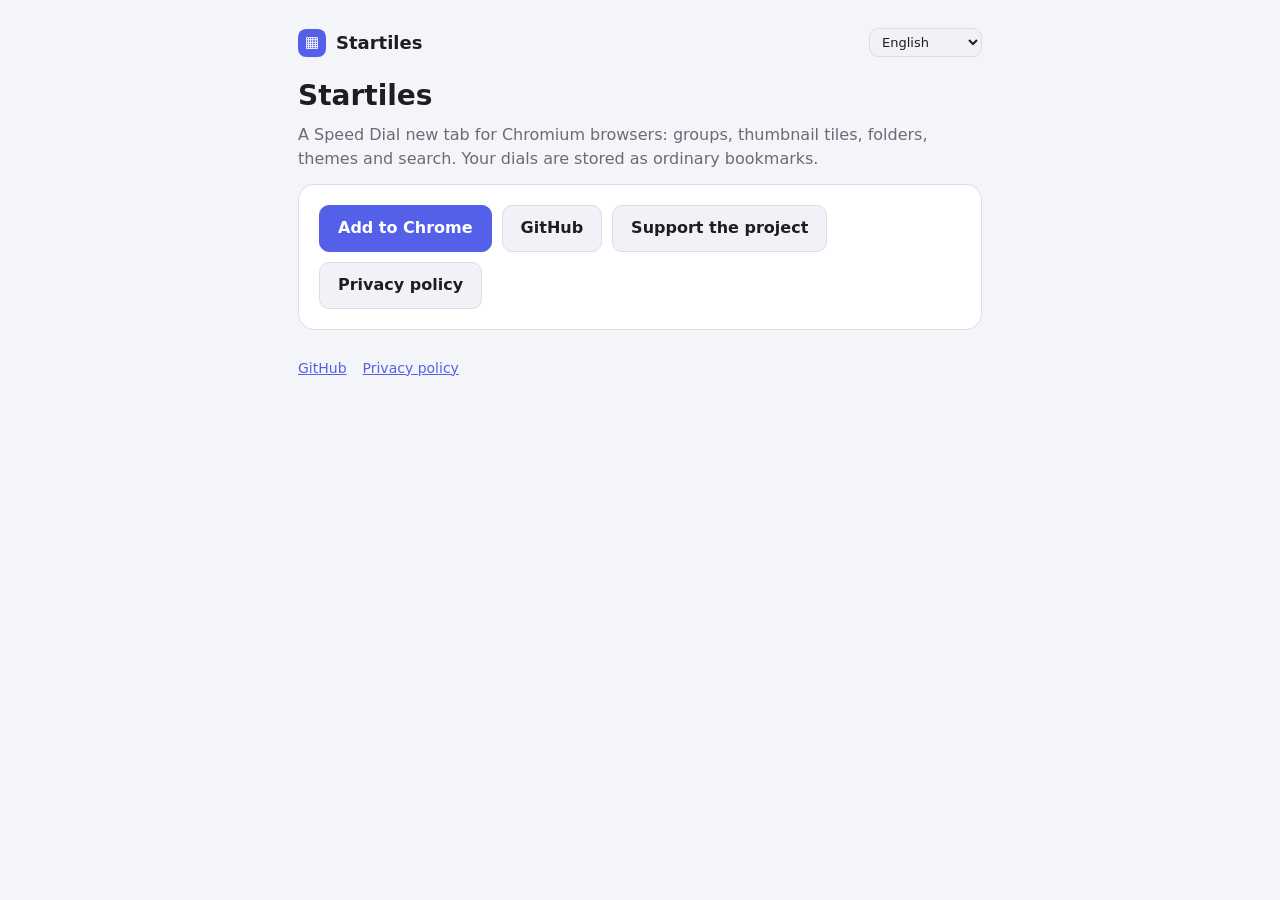
<file: docs/index.html>
<!doctype html>
<html lang="en" data-l="en" data-md="mdIndex"><head><meta charset="utf-8">
<meta name="viewport" content="width=device-width,initial-scale=1">
<title>Startiles - Speed Dial X Bookmarks Tiles</title><meta name="description" content="Startiles: a Speed Dial new tab for Chromium browsers. Your dials are stored as ordinary bookmarks.">
<meta name="color-scheme" content="light dark"><style>
:root{--bg:#f4f5f9;--card:#fff;--fg:#1d1d24;--muted:#6a6a78;--line:#dcdce4;--accent:#5560e8;--on:#fff;--field:#f1f2f7}
@media (prefers-color-scheme:dark){:root{--bg:#17171c;--card:#222229;--fg:#ececf1;--muted:#9a9aa8;--line:#34343e;--accent:#7b83f5;--on:#fff;--field:#1b1b21}}
.lang select{border:1px solid var(--line);border-radius:9px;background:var(--field);color:var(--fg);padding:5px 8px;font:inherit;font-size:13px;cursor:pointer;max-width:100%}
*{box-sizing:border-box}html{-webkit-text-size-adjust:100%}
body{margin:0;background:var(--bg);color:var(--fg);font:16px/1.55 system-ui,-apple-system,"Segoe UI",Roboto,sans-serif}
main{max-width:720px;margin:0 auto;padding:28px 18px 56px}
header{display:flex;align-items:center;justify-content:space-between;gap:12px;margin-bottom:22px}
.brand{font-weight:700;font-size:18px;color:var(--fg);text-decoration:none;display:flex;align-items:center;gap:10px}
.logo{width:28px;height:28px;border-radius:8px;background:var(--accent);display:grid;place-items:center;color:var(--on);font-size:15px}
h1{font-size:28px;line-height:1.2;margin:0 0 10px}h2{font-size:18px;margin:0 0 12px}
p{margin:0 0 12px}.muted{color:var(--muted)}
.card{background:var(--card);border:1px solid var(--line);border-radius:16px;padding:20px;margin:0 0 16px}
.btns{display:flex;flex-wrap:wrap;gap:10px}
a.btn,button.btn{display:inline-flex;align-items:center;gap:8px;padding:10px 18px;border-radius:10px;border:1px solid var(--line);background:var(--field);color:var(--fg);text-decoration:none;font:inherit;font-weight:600;cursor:pointer}
a.btn.primary{background:var(--accent);border-color:var(--accent);color:var(--on)}
a.btn:hover,button.btn:hover{filter:brightness(1.08)}
.tabs{display:flex;gap:6px;margin:0 0 16px;flex-wrap:wrap}
.tabs button{border:1px solid var(--line);background:var(--field);color:var(--fg);border-radius:9px;padding:7px 14px;font:inherit;font-size:14px;cursor:pointer}
.tabs button[aria-selected=true]{background:var(--accent);border-color:var(--accent);color:var(--on)}
.net{display:none;grid-template-columns:168px 1fr;gap:20px;align-items:center}.net.on{display:grid}
.qr{width:168px;height:168px;background:#fff;color:#111;border-radius:12px;padding:8px}.qr svg{width:100%;height:100%;display:block}
code.addr{display:block;word-break:break-all;background:var(--field);border:1px solid var(--line);border-radius:10px;padding:10px 12px;font:13px/1.45 ui-monospace,SFMono-Regular,Menlo,Consolas,monospace;margin:6px 0 10px;user-select:all}
.warn{font-size:13.5px;color:var(--muted);border-left:3px solid var(--accent);padding:2px 0 2px 12px;margin-top:14px}
ul{padding-left:20px;margin:0 0 12px}li{margin:3px 0}
a{color:var(--accent)}
footer{margin-top:28px;font-size:14px;color:var(--muted);display:flex;gap:16px;flex-wrap:wrap}
@media (max-width:560px){.net.on{grid-template-columns:1fr;justify-items:center;text-align:left}.net .info{width:100%}h1{font-size:24px}}
</style></head><body><main>
<header><a class="brand" href="https://dimmoff.github.io/Startiles/"><span class="logo">&#9638;</span>Startiles</a>
<div class="lang"><select id="lang" aria-label="Language"></select></div></header>
<h1>Startiles</h1>
<p class="muted"><span data-i="intro">A Speed Dial new tab for Chromium browsers: groups, thumbnail tiles, folders, themes and search. Your dials are stored as ordinary bookmarks.</span></p>
<section class="card"><div class="btns"><a class="btn primary" href="https://chromewebstore.google.com/detail/startiles-speed-dial-x-bo/pjnkboombbeajiakdfghhpgonlcliknm" rel="noopener"><span data-i="chrome">Add to Chrome</span></a><a class="btn" href="https://github.com/DimmOFF/Startiles">GitHub</a><a class="btn" href="https://dimmoff.github.io/Startiles/donate/"><span data-i="supportBtn">Support the project</span></a><a class="btn" href="https://dimmoff.github.io/Startiles/privacy/"><span data-i="priv">Privacy policy</span></a></div></section>
<footer><a href="https://github.com/DimmOFF/Startiles">GitHub</a><a href="https://dimmoff.github.io/Startiles/privacy/"><span data-i="priv">Privacy policy</span></a></footer>
</main><script src="i18n.js"></script></body></html>
</file>
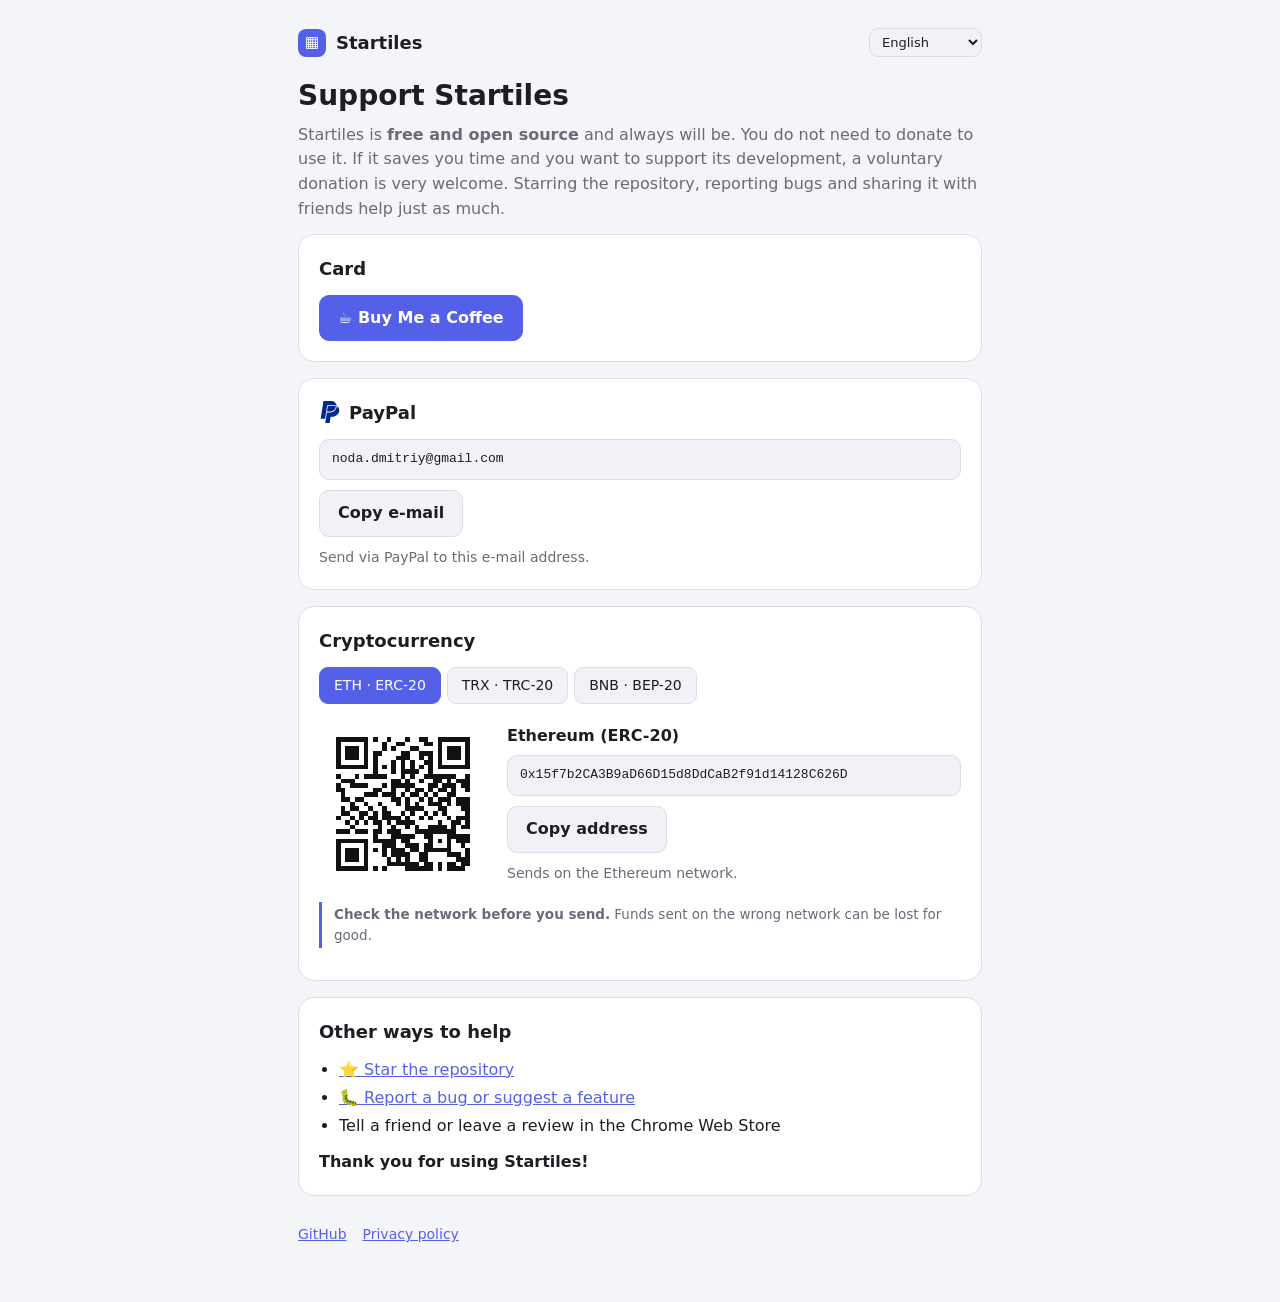
<file: docs/donate/index.html>
<!doctype html>
<html lang="en" data-l="en" data-ttl="dTitle" data-md="mdDonate"><head><meta charset="utf-8">
<meta name="viewport" content="width=device-width,initial-scale=1">
<title>Support Startiles</title><meta name="description" content="Support the development of Startiles, a free and open source Speed Dial new tab extension.">
<meta name="color-scheme" content="light dark"><style>
:root{--bg:#f4f5f9;--card:#fff;--fg:#1d1d24;--muted:#6a6a78;--line:#dcdce4;--accent:#5560e8;--on:#fff;--field:#f1f2f7}
@media (prefers-color-scheme:dark){:root{--bg:#17171c;--card:#222229;--fg:#ececf1;--muted:#9a9aa8;--line:#34343e;--accent:#7b83f5;--on:#fff;--field:#1b1b21}}
[data-only]{display:none}
html[data-l=uk] [data-only=uk]{display:block}
.mono{display:flex;gap:20px;align-items:center;flex-wrap:wrap}.mono .cat{width:190px;flex:none;display:block}.mono .cat img{display:block;width:100%;height:auto}.mono .info{flex:1 1 220px;min-width:0}
.mono strong{display:block;overflow-wrap:anywhere}.bar{height:10px;border-radius:6px;background:var(--field);border:1px solid var(--line);overflow:hidden;margin:8px 0 6px}
.bar i{display:block;height:100%;width:0;background:var(--accent);border-radius:6px;transition:width .6s}
.bar-txt{display:flex;justify-content:space-between;gap:10px;flex-wrap:wrap;font-size:13.5px;color:var(--muted);margin-bottom:14px}
.ico{width:22px;height:22px;vertical-align:-4px;margin-right:8px}.ico.pp{color:#002991}@media (prefers-color-scheme:dark){.ico.pp{color:#6f9bff}}
@media (max-width:560px){.mono{justify-content:center}.mono .info{flex-basis:100%}}
.lang select{border:1px solid var(--line);border-radius:9px;background:var(--field);color:var(--fg);padding:5px 8px;font:inherit;font-size:13px;cursor:pointer;max-width:100%}
*{box-sizing:border-box}html{-webkit-text-size-adjust:100%}
body{margin:0;background:var(--bg);color:var(--fg);font:16px/1.55 system-ui,-apple-system,"Segoe UI",Roboto,sans-serif}
main{max-width:720px;margin:0 auto;padding:28px 18px 56px}
header{display:flex;align-items:center;justify-content:space-between;gap:12px;margin-bottom:22px}
.brand{font-weight:700;font-size:18px;color:var(--fg);text-decoration:none;display:flex;align-items:center;gap:10px}
.logo{width:28px;height:28px;border-radius:8px;background:var(--accent);display:grid;place-items:center;color:var(--on);font-size:15px}
h1{font-size:28px;line-height:1.2;margin:0 0 10px}h2{font-size:18px;margin:0 0 12px}
p{margin:0 0 12px}.muted{color:var(--muted)}
.card{background:var(--card);border:1px solid var(--line);border-radius:16px;padding:20px;margin:0 0 16px}
.btns{display:flex;flex-wrap:wrap;gap:10px}
a.btn,button.btn{display:inline-flex;align-items:center;gap:8px;padding:10px 18px;border-radius:10px;border:1px solid var(--line);background:var(--field);color:var(--fg);text-decoration:none;font:inherit;font-weight:600;cursor:pointer}
a.btn.primary{background:var(--accent);border-color:var(--accent);color:var(--on)}
a.btn:hover,button.btn:hover{filter:brightness(1.08)}
.tabs{display:flex;gap:6px;margin:0 0 16px;flex-wrap:wrap}
.tabs button{border:1px solid var(--line);background:var(--field);color:var(--fg);border-radius:9px;padding:7px 14px;font:inherit;font-size:14px;cursor:pointer}
.tabs button[aria-selected=true]{background:var(--accent);border-color:var(--accent);color:var(--on)}
.net{display:none;grid-template-columns:168px 1fr;gap:20px;align-items:center}.net.on{display:grid}
.qr{width:168px;height:168px;background:#fff;color:#111;border-radius:12px;padding:8px}.qr svg{width:100%;height:100%;display:block}
code.addr{display:block;word-break:break-all;background:var(--field);border:1px solid var(--line);border-radius:10px;padding:10px 12px;font:13px/1.45 ui-monospace,SFMono-Regular,Menlo,Consolas,monospace;margin:6px 0 10px;user-select:all}
.warn{font-size:13.5px;color:var(--muted);border-left:3px solid var(--accent);padding:2px 0 2px 12px;margin-top:14px}
ul{padding-left:20px;margin:0 0 12px}li{margin:3px 0}
a{color:var(--accent)}
footer{margin-top:28px;font-size:14px;color:var(--muted);display:flex;gap:16px;flex-wrap:wrap}
@media (max-width:560px){.net.on{grid-template-columns:1fr;justify-items:center;text-align:left}.net .info{width:100%}h1{font-size:24px}}
</style></head><body><main>
<header><a class="brand" href="https://dimmoff.github.io/Startiles/"><span class="logo">&#9638;</span>Startiles</a>
<div class="lang"><select id="lang" aria-label="Language"></select></div></header>
<h1><span data-i="dTitle">Support Startiles</span></h1>
<p class="muted"><span data-i="dIntro">Startiles is <b>free and open source</b> and always will be. You do not need to donate to use it. If it saves you time and you want to support its development, a voluntary donation is very welcome. Starring the repository, reporting bugs and sharing it with friends help just as much.</span></p>
<section class="card"><h2><span data-i="card">Card</span></h2>
<div class="btns"><a class="btn primary" href="https://buymeacoffee.com/dimmoff" target="_blank" rel="noopener">&#9749; Buy Me a Coffee</a></div></section>
<section class="card"><h2><svg class="ico pp" viewBox="0 0 24 24" aria-hidden="true"><path fill="currentColor" d="M15.607 4.653H8.941L6.645 19.251H1.82L4.862 0h7.995c3.754 0 6.375 2.294 6.473 5.513-.648-.478-2.105-.86-3.722-.86m6.57 5.546c0 3.41-3.01 6.853-6.958 6.853h-2.493L11.595 24H6.74l1.845-11.538h3.592c4.208 0 7.346-3.634 7.153-6.949a5.24 5.24 0 0 1 2.848 4.686M9.653 5.546h6.408c.907 0 1.942.222 2.363.541-.195 2.741-2.655 5.483-6.441 5.483H8.714Z"/></svg>PayPal</h2>
<code class="addr" id="addr-pp">noda.dmitriy@gmail.com</code>
<button class="btn" data-copy="addr-pp"><span data-i="copyMail">Copy e-mail</span></button>
<p class="muted" style="margin:10px 0 0;font-size:14px"><span data-i="ppNote">Send via PayPal to this e-mail address.</span></p></section>
<section class="card" data-only="uk"><h2>Monobank</h2>
<div class="mono"><a class="cat" href="https://send.monobank.ua/jar/6BoNEWBDfy" target="_blank" rel="noopener" aria-label="Monobank"><img src="../img/monobank-qr.webp" width="400" height="426" alt="QR-код банки Monobank" loading="lazy"></a>
<div class="info"><div id="mono-prog" hidden><strong id="mono-title"></strong><div class="bar"><i id="mono-bar"></i></div><div class="bar-txt"><span id="mono-sum"></span><span id="mono-goal"></span></div></div>
<div class="btns"><a class="btn primary" href="https://send.monobank.ua/jar/6BoNEWBDfy" target="_blank" rel="noopener">&#127482;&#127462; Поповнити банку</a></div></div></div></section>
<section class="card"><h2><span data-i="crypto">Cryptocurrency</span></h2>
<div class="tabs" role="tablist"><button role="tab" data-net="eth" aria-selected="true">ETH · ERC-20</button><button role="tab" data-net="trx" aria-selected="false">TRX · TRC-20</button><button role="tab" data-net="bep" aria-selected="false">BNB · BEP-20</button></div>
<div class="net on" id="net-eth" role="tabpanel">
<div class="qr"><svg viewBox="0 0 33 33" shape-rendering="crispEdges" role="img" aria-label="QR code"><path fill="currentColor" d="M2,2h1v1h-1zM3,2h1v1h-1zM4,2h1v1h-1zM5,2h1v1h-1zM6,2h1v1h-1zM7,2h1v1h-1zM8,2h1v1h-1zM10,2h1v1h-1zM13,2h1v1h-1zM17,2h1v1h-1zM20,2h1v1h-1zM21,2h1v1h-1zM24,2h1v1h-1zM25,2h1v1h-1zM26,2h1v1h-1zM27,2h1v1h-1zM28,2h1v1h-1zM29,2h1v1h-1zM30,2h1v1h-1zM2,3h1v1h-1zM8,3h1v1h-1zM12,3h1v1h-1zM15,3h1v1h-1zM16,3h1v1h-1zM21,3h1v1h-1zM22,3h1v1h-1zM24,3h1v1h-1zM30,3h1v1h-1zM2,4h1v1h-1zM4,4h1v1h-1zM5,4h1v1h-1zM6,4h1v1h-1zM8,4h1v1h-1zM12,4h1v1h-1zM14,4h1v1h-1zM18,4h1v1h-1zM19,4h1v1h-1zM24,4h1v1h-1zM26,4h1v1h-1zM27,4h1v1h-1zM28,4h1v1h-1zM30,4h1v1h-1zM2,5h1v1h-1zM4,5h1v1h-1zM5,5h1v1h-1zM6,5h1v1h-1zM8,5h1v1h-1zM10,5h1v1h-1zM11,5h1v1h-1zM16,5h1v1h-1zM17,5h1v1h-1zM20,5h1v1h-1zM21,5h1v1h-1zM22,5h1v1h-1zM24,5h1v1h-1zM26,5h1v1h-1zM27,5h1v1h-1zM28,5h1v1h-1zM30,5h1v1h-1zM2,6h1v1h-1zM4,6h1v1h-1zM5,6h1v1h-1zM6,6h1v1h-1zM8,6h1v1h-1zM10,6h1v1h-1zM15,6h1v1h-1zM16,6h1v1h-1zM17,6h1v1h-1zM20,6h1v1h-1zM22,6h1v1h-1zM24,6h1v1h-1zM26,6h1v1h-1zM27,6h1v1h-1zM28,6h1v1h-1zM30,6h1v1h-1zM2,7h1v1h-1zM8,7h1v1h-1zM10,7h1v1h-1zM14,7h1v1h-1zM16,7h1v1h-1zM18,7h1v1h-1zM21,7h1v1h-1zM22,7h1v1h-1zM24,7h1v1h-1zM30,7h1v1h-1zM2,8h1v1h-1zM3,8h1v1h-1zM4,8h1v1h-1zM5,8h1v1h-1zM6,8h1v1h-1zM7,8h1v1h-1zM8,8h1v1h-1zM10,8h1v1h-1zM12,8h1v1h-1zM14,8h1v1h-1zM16,8h1v1h-1zM18,8h1v1h-1zM20,8h1v1h-1zM22,8h1v1h-1zM24,8h1v1h-1zM25,8h1v1h-1zM26,8h1v1h-1zM27,8h1v1h-1zM28,8h1v1h-1zM29,8h1v1h-1zM30,8h1v1h-1zM10,9h1v1h-1zM14,9h1v1h-1zM16,9h1v1h-1zM17,9h1v1h-1zM18,9h1v1h-1zM19,9h1v1h-1zM22,9h1v1h-1zM2,10h1v1h-1zM6,10h1v1h-1zM8,10h1v1h-1zM9,10h1v1h-1zM10,10h1v1h-1zM11,10h1v1h-1zM12,10h1v1h-1zM16,10h1v1h-1zM18,10h1v1h-1zM21,10h1v1h-1zM22,10h1v1h-1zM23,10h1v1h-1zM24,10h1v1h-1zM25,10h1v1h-1zM26,10h1v1h-1zM27,10h1v1h-1zM30,10h1v1h-1zM3,11h1v1h-1zM4,11h1v1h-1zM5,11h1v1h-1zM14,11h1v1h-1zM15,11h1v1h-1zM17,11h1v1h-1zM20,11h1v1h-1zM23,11h1v1h-1zM24,11h1v1h-1zM26,11h1v1h-1zM28,11h1v1h-1zM29,11h1v1h-1zM30,11h1v1h-1zM2,12h1v1h-1zM5,12h1v1h-1zM6,12h1v1h-1zM7,12h1v1h-1zM8,12h1v1h-1zM12,12h1v1h-1zM14,12h1v1h-1zM15,12h1v1h-1zM16,12h1v1h-1zM17,12h1v1h-1zM18,12h1v1h-1zM22,12h1v1h-1zM23,12h1v1h-1zM25,12h1v1h-1zM26,12h1v1h-1zM27,12h1v1h-1zM29,12h1v1h-1zM30,12h1v1h-1zM2,13h1v1h-1zM3,13h1v1h-1zM10,13h1v1h-1zM11,13h1v1h-1zM14,13h1v1h-1zM17,13h1v1h-1zM19,13h1v1h-1zM20,13h1v1h-1zM22,13h1v1h-1zM24,13h1v1h-1zM25,13h1v1h-1zM27,13h1v1h-1zM30,13h1v1h-1zM3,14h1v1h-1zM8,14h1v1h-1zM9,14h1v1h-1zM10,14h1v1h-1zM12,14h1v1h-1zM13,14h1v1h-1zM14,14h1v1h-1zM16,14h1v1h-1zM18,14h1v1h-1zM19,14h1v1h-1zM21,14h1v1h-1zM23,14h1v1h-1zM26,14h1v1h-1zM27,14h1v1h-1zM3,15h1v1h-1zM4,15h1v1h-1zM6,15h1v1h-1zM7,15h1v1h-1zM14,15h1v1h-1zM15,15h1v1h-1zM17,15h1v1h-1zM20,15h1v1h-1zM22,15h1v1h-1zM24,15h1v1h-1zM25,15h1v1h-1zM26,15h1v1h-1zM28,15h1v1h-1zM29,15h1v1h-1zM30,15h1v1h-1zM5,16h1v1h-1zM8,16h1v1h-1zM11,16h1v1h-1zM15,16h1v1h-1zM17,16h1v1h-1zM19,16h1v1h-1zM22,16h1v1h-1zM23,16h1v1h-1zM24,16h1v1h-1zM26,16h1v1h-1zM28,16h1v1h-1zM29,16h1v1h-1zM30,16h1v1h-1zM3,17h1v1h-1zM5,17h1v1h-1zM6,17h1v1h-1zM9,17h1v1h-1zM12,17h1v1h-1zM17,17h1v1h-1zM18,17h1v1h-1zM19,17h1v1h-1zM20,17h1v1h-1zM24,17h1v1h-1zM25,17h1v1h-1zM29,17h1v1h-1zM30,17h1v1h-1zM3,18h1v1h-1zM4,18h1v1h-1zM7,18h1v1h-1zM8,18h1v1h-1zM10,18h1v1h-1zM12,18h1v1h-1zM13,18h1v1h-1zM16,18h1v1h-1zM18,18h1v1h-1zM21,18h1v1h-1zM23,18h1v1h-1zM25,18h1v1h-1zM30,18h1v1h-1zM2,19h1v1h-1zM5,19h1v1h-1zM7,19h1v1h-1zM9,19h1v1h-1zM10,19h1v1h-1zM12,19h1v1h-1zM13,19h1v1h-1zM14,19h1v1h-1zM15,19h1v1h-1zM17,19h1v1h-1zM20,19h1v1h-1zM22,19h1v1h-1zM26,19h1v1h-1zM28,19h1v1h-1zM29,19h1v1h-1zM30,19h1v1h-1zM4,20h1v1h-1zM6,20h1v1h-1zM8,20h1v1h-1zM10,20h1v1h-1zM11,20h1v1h-1zM13,20h1v1h-1zM15,20h1v1h-1zM16,20h1v1h-1zM17,20h1v1h-1zM18,20h1v1h-1zM24,20h1v1h-1zM27,20h1v1h-1zM28,20h1v1h-1zM30,20h1v1h-1zM5,21h1v1h-1zM11,21h1v1h-1zM14,21h1v1h-1zM17,21h1v1h-1zM19,21h1v1h-1zM22,21h1v1h-1zM23,21h1v1h-1zM24,21h1v1h-1zM25,21h1v1h-1zM27,21h1v1h-1zM29,21h1v1h-1zM30,21h1v1h-1zM2,22h1v1h-1zM3,22h1v1h-1zM4,22h1v1h-1zM6,22h1v1h-1zM7,22h1v1h-1zM8,22h1v1h-1zM10,22h1v1h-1zM11,22h1v1h-1zM13,22h1v1h-1zM14,22h1v1h-1zM15,22h1v1h-1zM19,22h1v1h-1zM20,22h1v1h-1zM21,22h1v1h-1zM22,22h1v1h-1zM23,22h1v1h-1zM24,22h1v1h-1zM25,22h1v1h-1zM26,22h1v1h-1zM27,22h1v1h-1zM10,23h1v1h-1zM14,23h1v1h-1zM15,23h1v1h-1zM16,23h1v1h-1zM17,23h1v1h-1zM18,23h1v1h-1zM21,23h1v1h-1zM22,23h1v1h-1zM26,23h1v1h-1zM27,23h1v1h-1zM28,23h1v1h-1zM29,23h1v1h-1zM30,23h1v1h-1zM2,24h1v1h-1zM3,24h1v1h-1zM4,24h1v1h-1zM5,24h1v1h-1zM6,24h1v1h-1zM7,24h1v1h-1zM8,24h1v1h-1zM10,24h1v1h-1zM11,24h1v1h-1zM12,24h1v1h-1zM13,24h1v1h-1zM14,24h1v1h-1zM16,24h1v1h-1zM17,24h1v1h-1zM22,24h1v1h-1zM24,24h1v1h-1zM26,24h1v1h-1zM28,24h1v1h-1zM29,24h1v1h-1zM30,24h1v1h-1zM2,25h1v1h-1zM8,25h1v1h-1zM12,25h1v1h-1zM13,25h1v1h-1zM14,25h1v1h-1zM17,25h1v1h-1zM18,25h1v1h-1zM19,25h1v1h-1zM21,25h1v1h-1zM22,25h1v1h-1zM26,25h1v1h-1zM29,25h1v1h-1zM2,26h1v1h-1zM4,26h1v1h-1zM5,26h1v1h-1zM6,26h1v1h-1zM8,26h1v1h-1zM10,26h1v1h-1zM12,26h1v1h-1zM14,26h1v1h-1zM15,26h1v1h-1zM16,26h1v1h-1zM18,26h1v1h-1zM19,26h1v1h-1zM21,26h1v1h-1zM22,26h1v1h-1zM23,26h1v1h-1zM24,26h1v1h-1zM25,26h1v1h-1zM26,26h1v1h-1zM30,26h1v1h-1zM2,27h1v1h-1zM4,27h1v1h-1zM5,27h1v1h-1zM6,27h1v1h-1zM8,27h1v1h-1zM12,27h1v1h-1zM14,27h1v1h-1zM15,27h1v1h-1zM16,27h1v1h-1zM17,27h1v1h-1zM20,27h1v1h-1zM21,27h1v1h-1zM26,27h1v1h-1zM27,27h1v1h-1zM28,27h1v1h-1zM30,27h1v1h-1zM2,28h1v1h-1zM4,28h1v1h-1zM5,28h1v1h-1zM6,28h1v1h-1zM8,28h1v1h-1zM13,28h1v1h-1zM15,28h1v1h-1zM17,28h1v1h-1zM20,28h1v1h-1zM21,28h1v1h-1zM28,28h1v1h-1zM29,28h1v1h-1zM30,28h1v1h-1zM2,29h1v1h-1zM8,29h1v1h-1zM13,29h1v1h-1zM14,29h1v1h-1zM15,29h1v1h-1zM16,29h1v1h-1zM17,29h1v1h-1zM18,29h1v1h-1zM19,29h1v1h-1zM21,29h1v1h-1zM22,29h1v1h-1zM24,29h1v1h-1zM26,29h1v1h-1zM27,29h1v1h-1zM29,29h1v1h-1zM30,29h1v1h-1zM2,30h1v1h-1zM3,30h1v1h-1zM4,30h1v1h-1zM5,30h1v1h-1zM6,30h1v1h-1zM7,30h1v1h-1zM8,30h1v1h-1zM10,30h1v1h-1zM12,30h1v1h-1zM17,30h1v1h-1zM18,30h1v1h-1zM19,30h1v1h-1zM20,30h1v1h-1zM21,30h1v1h-1zM22,30h1v1h-1zM24,30h1v1h-1zM26,30h1v1h-1zM27,30h1v1h-1zM28,30h1v1h-1zM29,30h1v1h-1z"/></svg></div><div class="info">
<strong>Ethereum (ERC-20)</strong>
<code class="addr" id="addr-eth">0x15f7b2CA3B9aD66D15d8DdCaB2f91d14128C626D</code>
<button class="btn" data-copy="addr-eth"><span data-i="copy">Copy address</span></button>
<p class="muted" style="margin:10px 0 0;font-size:14px"><span data-i="eth">Sends on the Ethereum network.</span></p></div></div>
<div class="net" id="net-trx" role="tabpanel">
<div class="qr"><svg viewBox="0 0 33 33" shape-rendering="crispEdges" role="img" aria-label="QR code"><path fill="currentColor" d="M2,2h1v1h-1zM3,2h1v1h-1zM4,2h1v1h-1zM5,2h1v1h-1zM6,2h1v1h-1zM7,2h1v1h-1zM8,2h1v1h-1zM10,2h1v1h-1zM11,2h1v1h-1zM13,2h1v1h-1zM14,2h1v1h-1zM20,2h1v1h-1zM21,2h1v1h-1zM24,2h1v1h-1zM25,2h1v1h-1zM26,2h1v1h-1zM27,2h1v1h-1zM28,2h1v1h-1zM29,2h1v1h-1zM30,2h1v1h-1zM2,3h1v1h-1zM8,3h1v1h-1zM12,3h1v1h-1zM13,3h1v1h-1zM18,3h1v1h-1zM19,3h1v1h-1zM20,3h1v1h-1zM21,3h1v1h-1zM22,3h1v1h-1zM24,3h1v1h-1zM30,3h1v1h-1zM2,4h1v1h-1zM4,4h1v1h-1zM5,4h1v1h-1zM6,4h1v1h-1zM8,4h1v1h-1zM12,4h1v1h-1zM13,4h1v1h-1zM15,4h1v1h-1zM17,4h1v1h-1zM18,4h1v1h-1zM19,4h1v1h-1zM20,4h1v1h-1zM22,4h1v1h-1zM24,4h1v1h-1zM26,4h1v1h-1zM27,4h1v1h-1zM28,4h1v1h-1zM30,4h1v1h-1zM2,5h1v1h-1zM4,5h1v1h-1zM5,5h1v1h-1zM6,5h1v1h-1zM8,5h1v1h-1zM10,5h1v1h-1zM12,5h1v1h-1zM13,5h1v1h-1zM16,5h1v1h-1zM17,5h1v1h-1zM18,5h1v1h-1zM20,5h1v1h-1zM22,5h1v1h-1zM24,5h1v1h-1zM26,5h1v1h-1zM27,5h1v1h-1zM28,5h1v1h-1zM30,5h1v1h-1zM2,6h1v1h-1zM4,6h1v1h-1zM5,6h1v1h-1zM6,6h1v1h-1zM8,6h1v1h-1zM10,6h1v1h-1zM11,6h1v1h-1zM13,6h1v1h-1zM15,6h1v1h-1zM16,6h1v1h-1zM18,6h1v1h-1zM22,6h1v1h-1zM24,6h1v1h-1zM26,6h1v1h-1zM27,6h1v1h-1zM28,6h1v1h-1zM30,6h1v1h-1zM2,7h1v1h-1zM8,7h1v1h-1zM10,7h1v1h-1zM11,7h1v1h-1zM12,7h1v1h-1zM13,7h1v1h-1zM14,7h1v1h-1zM15,7h1v1h-1zM16,7h1v1h-1zM17,7h1v1h-1zM21,7h1v1h-1zM22,7h1v1h-1zM24,7h1v1h-1zM30,7h1v1h-1zM2,8h1v1h-1zM3,8h1v1h-1zM4,8h1v1h-1zM5,8h1v1h-1zM6,8h1v1h-1zM7,8h1v1h-1zM8,8h1v1h-1zM10,8h1v1h-1zM12,8h1v1h-1zM14,8h1v1h-1zM16,8h1v1h-1zM18,8h1v1h-1zM20,8h1v1h-1zM22,8h1v1h-1zM24,8h1v1h-1zM25,8h1v1h-1zM26,8h1v1h-1zM27,8h1v1h-1zM28,8h1v1h-1zM29,8h1v1h-1zM30,8h1v1h-1zM10,9h1v1h-1zM11,9h1v1h-1zM12,9h1v1h-1zM13,9h1v1h-1zM16,9h1v1h-1zM19,9h1v1h-1zM20,9h1v1h-1zM2,10h1v1h-1zM6,10h1v1h-1zM8,10h1v1h-1zM9,10h1v1h-1zM10,10h1v1h-1zM12,10h1v1h-1zM15,10h1v1h-1zM16,10h1v1h-1zM17,10h1v1h-1zM22,10h1v1h-1zM23,10h1v1h-1zM24,10h1v1h-1zM25,10h1v1h-1zM26,10h1v1h-1zM27,10h1v1h-1zM30,10h1v1h-1zM2,11h1v1h-1zM3,11h1v1h-1zM5,11h1v1h-1zM6,11h1v1h-1zM9,11h1v1h-1zM10,11h1v1h-1zM21,11h1v1h-1zM23,11h1v1h-1zM25,11h1v1h-1zM26,11h1v1h-1zM27,11h1v1h-1zM28,11h1v1h-1zM29,11h1v1h-1zM2,12h1v1h-1zM5,12h1v1h-1zM6,12h1v1h-1zM8,12h1v1h-1zM9,12h1v1h-1zM10,12h1v1h-1zM11,12h1v1h-1zM12,12h1v1h-1zM15,12h1v1h-1zM16,12h1v1h-1zM17,12h1v1h-1zM18,12h1v1h-1zM19,12h1v1h-1zM22,12h1v1h-1zM24,12h1v1h-1zM30,12h1v1h-1zM2,13h1v1h-1zM7,13h1v1h-1zM9,13h1v1h-1zM13,13h1v1h-1zM14,13h1v1h-1zM15,13h1v1h-1zM18,13h1v1h-1zM19,13h1v1h-1zM20,13h1v1h-1zM22,13h1v1h-1zM23,13h1v1h-1zM24,13h1v1h-1zM27,13h1v1h-1zM29,13h1v1h-1zM30,13h1v1h-1zM4,14h1v1h-1zM5,14h1v1h-1zM8,14h1v1h-1zM9,14h1v1h-1zM11,14h1v1h-1zM14,14h1v1h-1zM15,14h1v1h-1zM17,14h1v1h-1zM19,14h1v1h-1zM22,14h1v1h-1zM23,14h1v1h-1zM27,14h1v1h-1zM2,15h1v1h-1zM4,15h1v1h-1zM5,15h1v1h-1zM6,15h1v1h-1zM9,15h1v1h-1zM12,15h1v1h-1zM14,15h1v1h-1zM15,15h1v1h-1zM16,15h1v1h-1zM17,15h1v1h-1zM18,15h1v1h-1zM19,15h1v1h-1zM20,15h1v1h-1zM25,15h1v1h-1zM26,15h1v1h-1zM28,15h1v1h-1zM29,15h1v1h-1zM30,15h1v1h-1zM3,16h1v1h-1zM6,16h1v1h-1zM7,16h1v1h-1zM8,16h1v1h-1zM10,16h1v1h-1zM13,16h1v1h-1zM17,16h1v1h-1zM22,16h1v1h-1zM23,16h1v1h-1zM25,16h1v1h-1zM26,16h1v1h-1zM27,16h1v1h-1zM30,16h1v1h-1zM2,17h1v1h-1zM3,17h1v1h-1zM5,17h1v1h-1zM9,17h1v1h-1zM12,17h1v1h-1zM13,17h1v1h-1zM16,17h1v1h-1zM17,17h1v1h-1zM18,17h1v1h-1zM19,17h1v1h-1zM21,17h1v1h-1zM22,17h1v1h-1zM25,17h1v1h-1zM27,17h1v1h-1zM30,17h1v1h-1zM2,18h1v1h-1zM4,18h1v1h-1zM8,18h1v1h-1zM10,18h1v1h-1zM11,18h1v1h-1zM14,18h1v1h-1zM15,18h1v1h-1zM16,18h1v1h-1zM19,18h1v1h-1zM21,18h1v1h-1zM22,18h1v1h-1zM29,18h1v1h-1zM2,19h1v1h-1zM5,19h1v1h-1zM7,19h1v1h-1zM11,19h1v1h-1zM12,19h1v1h-1zM18,19h1v1h-1zM23,19h1v1h-1zM24,19h1v1h-1zM25,19h1v1h-1zM26,19h1v1h-1zM27,19h1v1h-1zM6,20h1v1h-1zM7,20h1v1h-1zM8,20h1v1h-1zM9,20h1v1h-1zM13,20h1v1h-1zM15,20h1v1h-1zM16,20h1v1h-1zM17,20h1v1h-1zM18,20h1v1h-1zM20,20h1v1h-1zM22,20h1v1h-1zM23,20h1v1h-1zM24,20h1v1h-1zM25,20h1v1h-1zM27,20h1v1h-1zM30,20h1v1h-1zM5,21h1v1h-1zM7,21h1v1h-1zM9,21h1v1h-1zM10,21h1v1h-1zM11,21h1v1h-1zM12,21h1v1h-1zM13,21h1v1h-1zM14,21h1v1h-1zM15,21h1v1h-1zM17,21h1v1h-1zM18,21h1v1h-1zM19,21h1v1h-1zM20,21h1v1h-1zM22,21h1v1h-1zM24,21h1v1h-1zM25,21h1v1h-1zM26,21h1v1h-1zM29,21h1v1h-1zM30,21h1v1h-1zM2,22h1v1h-1zM3,22h1v1h-1zM8,22h1v1h-1zM9,22h1v1h-1zM10,22h1v1h-1zM11,22h1v1h-1zM12,22h1v1h-1zM13,22h1v1h-1zM14,22h1v1h-1zM15,22h1v1h-1zM17,22h1v1h-1zM22,22h1v1h-1zM23,22h1v1h-1zM24,22h1v1h-1zM25,22h1v1h-1zM26,22h1v1h-1zM29,22h1v1h-1zM10,23h1v1h-1zM15,23h1v1h-1zM16,23h1v1h-1zM17,23h1v1h-1zM18,23h1v1h-1zM20,23h1v1h-1zM21,23h1v1h-1zM22,23h1v1h-1zM26,23h1v1h-1zM27,23h1v1h-1zM28,23h1v1h-1zM29,23h1v1h-1zM2,24h1v1h-1zM3,24h1v1h-1zM4,24h1v1h-1zM5,24h1v1h-1zM6,24h1v1h-1zM7,24h1v1h-1zM8,24h1v1h-1zM10,24h1v1h-1zM12,24h1v1h-1zM14,24h1v1h-1zM17,24h1v1h-1zM20,24h1v1h-1zM22,24h1v1h-1zM24,24h1v1h-1zM26,24h1v1h-1zM27,24h1v1h-1zM28,24h1v1h-1zM30,24h1v1h-1zM2,25h1v1h-1zM8,25h1v1h-1zM11,25h1v1h-1zM13,25h1v1h-1zM16,25h1v1h-1zM17,25h1v1h-1zM18,25h1v1h-1zM19,25h1v1h-1zM20,25h1v1h-1zM21,25h1v1h-1zM22,25h1v1h-1zM26,25h1v1h-1zM27,25h1v1h-1zM29,25h1v1h-1zM2,26h1v1h-1zM4,26h1v1h-1zM5,26h1v1h-1zM6,26h1v1h-1zM8,26h1v1h-1zM10,26h1v1h-1zM11,26h1v1h-1zM12,26h1v1h-1zM14,26h1v1h-1zM15,26h1v1h-1zM16,26h1v1h-1zM18,26h1v1h-1zM19,26h1v1h-1zM21,26h1v1h-1zM22,26h1v1h-1zM23,26h1v1h-1zM24,26h1v1h-1zM25,26h1v1h-1zM26,26h1v1h-1zM28,26h1v1h-1zM2,27h1v1h-1zM4,27h1v1h-1zM5,27h1v1h-1zM6,27h1v1h-1zM8,27h1v1h-1zM12,27h1v1h-1zM14,27h1v1h-1zM18,27h1v1h-1zM19,27h1v1h-1zM20,27h1v1h-1zM22,27h1v1h-1zM23,27h1v1h-1zM25,27h1v1h-1zM26,27h1v1h-1zM28,27h1v1h-1zM30,27h1v1h-1zM2,28h1v1h-1zM4,28h1v1h-1zM5,28h1v1h-1zM6,28h1v1h-1zM8,28h1v1h-1zM15,28h1v1h-1zM16,28h1v1h-1zM17,28h1v1h-1zM20,28h1v1h-1zM21,28h1v1h-1zM23,28h1v1h-1zM24,28h1v1h-1zM29,28h1v1h-1zM30,28h1v1h-1zM2,29h1v1h-1zM8,29h1v1h-1zM12,29h1v1h-1zM13,29h1v1h-1zM19,29h1v1h-1zM21,29h1v1h-1zM24,29h1v1h-1zM26,29h1v1h-1zM27,29h1v1h-1zM29,29h1v1h-1zM30,29h1v1h-1zM2,30h1v1h-1zM3,30h1v1h-1zM4,30h1v1h-1zM5,30h1v1h-1zM6,30h1v1h-1zM7,30h1v1h-1zM8,30h1v1h-1zM10,30h1v1h-1zM11,30h1v1h-1zM15,30h1v1h-1zM16,30h1v1h-1zM18,30h1v1h-1zM19,30h1v1h-1zM20,30h1v1h-1zM22,30h1v1h-1zM24,30h1v1h-1zM27,30h1v1h-1zM28,30h1v1h-1zM29,30h1v1h-1z"/></svg></div><div class="info">
<strong>Tron (TRC-20)</strong>
<code class="addr" id="addr-trx">TEpPey3TKXbeTK1FUMgmH4CuQjwGn7QhAj</code>
<button class="btn" data-copy="addr-trx"><span data-i="copy">Copy address</span></button>
<p class="muted" style="margin:10px 0 0;font-size:14px"><span data-i="trx">Sends on the Tron network.</span></p></div></div>
<div class="net" id="net-bep" role="tabpanel">
<div class="qr"><svg viewBox="0 0 33 33" shape-rendering="crispEdges" role="img" aria-label="QR code"><path fill="currentColor" d="M2,2h1v1h-1zM3,2h1v1h-1zM4,2h1v1h-1zM5,2h1v1h-1zM6,2h1v1h-1zM7,2h1v1h-1zM8,2h1v1h-1zM10,2h1v1h-1zM13,2h1v1h-1zM17,2h1v1h-1zM20,2h1v1h-1zM21,2h1v1h-1zM24,2h1v1h-1zM25,2h1v1h-1zM26,2h1v1h-1zM27,2h1v1h-1zM28,2h1v1h-1zM29,2h1v1h-1zM30,2h1v1h-1zM2,3h1v1h-1zM8,3h1v1h-1zM12,3h1v1h-1zM15,3h1v1h-1zM16,3h1v1h-1zM21,3h1v1h-1zM22,3h1v1h-1zM24,3h1v1h-1zM30,3h1v1h-1zM2,4h1v1h-1zM4,4h1v1h-1zM5,4h1v1h-1zM6,4h1v1h-1zM8,4h1v1h-1zM12,4h1v1h-1zM14,4h1v1h-1zM18,4h1v1h-1zM19,4h1v1h-1zM24,4h1v1h-1zM26,4h1v1h-1zM27,4h1v1h-1zM28,4h1v1h-1zM30,4h1v1h-1zM2,5h1v1h-1zM4,5h1v1h-1zM5,5h1v1h-1zM6,5h1v1h-1zM8,5h1v1h-1zM10,5h1v1h-1zM11,5h1v1h-1zM16,5h1v1h-1zM17,5h1v1h-1zM20,5h1v1h-1zM21,5h1v1h-1zM22,5h1v1h-1zM24,5h1v1h-1zM26,5h1v1h-1zM27,5h1v1h-1zM28,5h1v1h-1zM30,5h1v1h-1zM2,6h1v1h-1zM4,6h1v1h-1zM5,6h1v1h-1zM6,6h1v1h-1zM8,6h1v1h-1zM10,6h1v1h-1zM15,6h1v1h-1zM16,6h1v1h-1zM17,6h1v1h-1zM20,6h1v1h-1zM22,6h1v1h-1zM24,6h1v1h-1zM26,6h1v1h-1zM27,6h1v1h-1zM28,6h1v1h-1zM30,6h1v1h-1zM2,7h1v1h-1zM8,7h1v1h-1zM10,7h1v1h-1zM14,7h1v1h-1zM16,7h1v1h-1zM18,7h1v1h-1zM21,7h1v1h-1zM22,7h1v1h-1zM24,7h1v1h-1zM30,7h1v1h-1zM2,8h1v1h-1zM3,8h1v1h-1zM4,8h1v1h-1zM5,8h1v1h-1zM6,8h1v1h-1zM7,8h1v1h-1zM8,8h1v1h-1zM10,8h1v1h-1zM12,8h1v1h-1zM14,8h1v1h-1zM16,8h1v1h-1zM18,8h1v1h-1zM20,8h1v1h-1zM22,8h1v1h-1zM24,8h1v1h-1zM25,8h1v1h-1zM26,8h1v1h-1zM27,8h1v1h-1zM28,8h1v1h-1zM29,8h1v1h-1zM30,8h1v1h-1zM10,9h1v1h-1zM14,9h1v1h-1zM16,9h1v1h-1zM17,9h1v1h-1zM18,9h1v1h-1zM19,9h1v1h-1zM22,9h1v1h-1zM2,10h1v1h-1zM6,10h1v1h-1zM8,10h1v1h-1zM9,10h1v1h-1zM10,10h1v1h-1zM11,10h1v1h-1zM12,10h1v1h-1zM16,10h1v1h-1zM18,10h1v1h-1zM21,10h1v1h-1zM22,10h1v1h-1zM23,10h1v1h-1zM24,10h1v1h-1zM25,10h1v1h-1zM26,10h1v1h-1zM27,10h1v1h-1zM30,10h1v1h-1zM3,11h1v1h-1zM4,11h1v1h-1zM5,11h1v1h-1zM14,11h1v1h-1zM15,11h1v1h-1zM17,11h1v1h-1zM20,11h1v1h-1zM23,11h1v1h-1zM24,11h1v1h-1zM26,11h1v1h-1zM28,11h1v1h-1zM29,11h1v1h-1zM30,11h1v1h-1zM2,12h1v1h-1zM5,12h1v1h-1zM6,12h1v1h-1zM7,12h1v1h-1zM8,12h1v1h-1zM12,12h1v1h-1zM14,12h1v1h-1zM15,12h1v1h-1zM16,12h1v1h-1zM17,12h1v1h-1zM18,12h1v1h-1zM22,12h1v1h-1zM23,12h1v1h-1zM25,12h1v1h-1zM26,12h1v1h-1zM27,12h1v1h-1zM29,12h1v1h-1zM30,12h1v1h-1zM2,13h1v1h-1zM3,13h1v1h-1zM10,13h1v1h-1zM11,13h1v1h-1zM14,13h1v1h-1zM17,13h1v1h-1zM19,13h1v1h-1zM20,13h1v1h-1zM22,13h1v1h-1zM24,13h1v1h-1zM25,13h1v1h-1zM27,13h1v1h-1zM30,13h1v1h-1zM3,14h1v1h-1zM8,14h1v1h-1zM9,14h1v1h-1zM10,14h1v1h-1zM12,14h1v1h-1zM13,14h1v1h-1zM14,14h1v1h-1zM16,14h1v1h-1zM18,14h1v1h-1zM19,14h1v1h-1zM21,14h1v1h-1zM23,14h1v1h-1zM26,14h1v1h-1zM27,14h1v1h-1zM3,15h1v1h-1zM4,15h1v1h-1zM6,15h1v1h-1zM7,15h1v1h-1zM14,15h1v1h-1zM15,15h1v1h-1zM17,15h1v1h-1zM20,15h1v1h-1zM22,15h1v1h-1zM24,15h1v1h-1zM25,15h1v1h-1zM26,15h1v1h-1zM28,15h1v1h-1zM29,15h1v1h-1zM30,15h1v1h-1zM5,16h1v1h-1zM8,16h1v1h-1zM11,16h1v1h-1zM15,16h1v1h-1zM17,16h1v1h-1zM19,16h1v1h-1zM22,16h1v1h-1zM23,16h1v1h-1zM24,16h1v1h-1zM26,16h1v1h-1zM28,16h1v1h-1zM29,16h1v1h-1zM30,16h1v1h-1zM3,17h1v1h-1zM5,17h1v1h-1zM6,17h1v1h-1zM9,17h1v1h-1zM12,17h1v1h-1zM17,17h1v1h-1zM18,17h1v1h-1zM19,17h1v1h-1zM20,17h1v1h-1zM24,17h1v1h-1zM25,17h1v1h-1zM29,17h1v1h-1zM30,17h1v1h-1zM3,18h1v1h-1zM4,18h1v1h-1zM7,18h1v1h-1zM8,18h1v1h-1zM10,18h1v1h-1zM12,18h1v1h-1zM13,18h1v1h-1zM16,18h1v1h-1zM18,18h1v1h-1zM21,18h1v1h-1zM23,18h1v1h-1zM25,18h1v1h-1zM30,18h1v1h-1zM2,19h1v1h-1zM5,19h1v1h-1zM7,19h1v1h-1zM9,19h1v1h-1zM10,19h1v1h-1zM12,19h1v1h-1zM13,19h1v1h-1zM14,19h1v1h-1zM15,19h1v1h-1zM17,19h1v1h-1zM20,19h1v1h-1zM22,19h1v1h-1zM26,19h1v1h-1zM28,19h1v1h-1zM29,19h1v1h-1zM30,19h1v1h-1zM4,20h1v1h-1zM6,20h1v1h-1zM8,20h1v1h-1zM10,20h1v1h-1zM11,20h1v1h-1zM13,20h1v1h-1zM15,20h1v1h-1zM16,20h1v1h-1zM17,20h1v1h-1zM18,20h1v1h-1zM24,20h1v1h-1zM27,20h1v1h-1zM28,20h1v1h-1zM30,20h1v1h-1zM5,21h1v1h-1zM11,21h1v1h-1zM14,21h1v1h-1zM17,21h1v1h-1zM19,21h1v1h-1zM22,21h1v1h-1zM23,21h1v1h-1zM24,21h1v1h-1zM25,21h1v1h-1zM27,21h1v1h-1zM29,21h1v1h-1zM30,21h1v1h-1zM2,22h1v1h-1zM3,22h1v1h-1zM4,22h1v1h-1zM6,22h1v1h-1zM7,22h1v1h-1zM8,22h1v1h-1zM10,22h1v1h-1zM11,22h1v1h-1zM13,22h1v1h-1zM14,22h1v1h-1zM15,22h1v1h-1zM19,22h1v1h-1zM20,22h1v1h-1zM21,22h1v1h-1zM22,22h1v1h-1zM23,22h1v1h-1zM24,22h1v1h-1zM25,22h1v1h-1zM26,22h1v1h-1zM27,22h1v1h-1zM10,23h1v1h-1zM14,23h1v1h-1zM15,23h1v1h-1zM16,23h1v1h-1zM17,23h1v1h-1zM18,23h1v1h-1zM21,23h1v1h-1zM22,23h1v1h-1zM26,23h1v1h-1zM27,23h1v1h-1zM28,23h1v1h-1zM29,23h1v1h-1zM30,23h1v1h-1zM2,24h1v1h-1zM3,24h1v1h-1zM4,24h1v1h-1zM5,24h1v1h-1zM6,24h1v1h-1zM7,24h1v1h-1zM8,24h1v1h-1zM10,24h1v1h-1zM11,24h1v1h-1zM12,24h1v1h-1zM13,24h1v1h-1zM14,24h1v1h-1zM16,24h1v1h-1zM17,24h1v1h-1zM22,24h1v1h-1zM24,24h1v1h-1zM26,24h1v1h-1zM28,24h1v1h-1zM29,24h1v1h-1zM30,24h1v1h-1zM2,25h1v1h-1zM8,25h1v1h-1zM12,25h1v1h-1zM13,25h1v1h-1zM14,25h1v1h-1zM17,25h1v1h-1zM18,25h1v1h-1zM19,25h1v1h-1zM21,25h1v1h-1zM22,25h1v1h-1zM26,25h1v1h-1zM29,25h1v1h-1zM2,26h1v1h-1zM4,26h1v1h-1zM5,26h1v1h-1zM6,26h1v1h-1zM8,26h1v1h-1zM10,26h1v1h-1zM12,26h1v1h-1zM14,26h1v1h-1zM15,26h1v1h-1zM16,26h1v1h-1zM18,26h1v1h-1zM19,26h1v1h-1zM21,26h1v1h-1zM22,26h1v1h-1zM23,26h1v1h-1zM24,26h1v1h-1zM25,26h1v1h-1zM26,26h1v1h-1zM30,26h1v1h-1zM2,27h1v1h-1zM4,27h1v1h-1zM5,27h1v1h-1zM6,27h1v1h-1zM8,27h1v1h-1zM12,27h1v1h-1zM14,27h1v1h-1zM15,27h1v1h-1zM16,27h1v1h-1zM17,27h1v1h-1zM20,27h1v1h-1zM21,27h1v1h-1zM26,27h1v1h-1zM27,27h1v1h-1zM28,27h1v1h-1zM30,27h1v1h-1zM2,28h1v1h-1zM4,28h1v1h-1zM5,28h1v1h-1zM6,28h1v1h-1zM8,28h1v1h-1zM13,28h1v1h-1zM15,28h1v1h-1zM17,28h1v1h-1zM20,28h1v1h-1zM21,28h1v1h-1zM28,28h1v1h-1zM29,28h1v1h-1zM30,28h1v1h-1zM2,29h1v1h-1zM8,29h1v1h-1zM13,29h1v1h-1zM14,29h1v1h-1zM15,29h1v1h-1zM16,29h1v1h-1zM17,29h1v1h-1zM18,29h1v1h-1zM19,29h1v1h-1zM21,29h1v1h-1zM22,29h1v1h-1zM24,29h1v1h-1zM26,29h1v1h-1zM27,29h1v1h-1zM29,29h1v1h-1zM30,29h1v1h-1zM2,30h1v1h-1zM3,30h1v1h-1zM4,30h1v1h-1zM5,30h1v1h-1zM6,30h1v1h-1zM7,30h1v1h-1zM8,30h1v1h-1zM10,30h1v1h-1zM12,30h1v1h-1zM17,30h1v1h-1zM18,30h1v1h-1zM19,30h1v1h-1zM20,30h1v1h-1zM21,30h1v1h-1zM22,30h1v1h-1zM24,30h1v1h-1zM26,30h1v1h-1zM27,30h1v1h-1zM28,30h1v1h-1zM29,30h1v1h-1z"/></svg></div><div class="info">
<strong>BNB Smart Chain (BEP-20)</strong>
<code class="addr" id="addr-bep">0x15f7b2CA3B9aD66D15d8DdCaB2f91d14128C626D</code>
<button class="btn" data-copy="addr-bep"><span data-i="copy">Copy address</span></button>
<p class="muted" style="margin:10px 0 0;font-size:14px"><span data-i="bep">The ERC-20 and BEP-20 addresses are the same, but these are different networks.</span></p></div></div>
<p class="warn"><span data-i="warn"><b>Check the network before you send.</b> Funds sent on the wrong network can be lost for good.</span></p></section>
<section class="card"><h2><span data-i="other">Other ways to help</span></h2>
<ul><li><a href="https://github.com/DimmOFF/Startiles">&#11088; <span data-i="star">Star the repository</span></a></li>
<li><a href="https://github.com/DimmOFF/Startiles/issues">&#128027; <span data-i="bug">Report a bug or suggest a feature</span></a></li>
<li><span data-i="tell">Tell a friend or leave a review in the Chrome Web Store</span></li></ul>
<p style="margin:0"><b><span data-i="thanks">Thank you for using Startiles!</span></b></p></section>
<footer><a href="https://github.com/DimmOFF/Startiles">GitHub</a><a href="https://dimmoff.github.io/Startiles/privacy/"><span data-i="priv">Privacy policy</span></a></footer>
</main><script src="../i18n.js"></script></body></html>
<script>
// Progress of the Monobank jar (Ukrainian language only). LONG_JAR_ID is the value of the "jar" parameter of the widget link:
// the jar page > "Віджет для стрімів" > "Скопіювати віджет". Empty = only the QR code and the button are shown.
(function(){
  var LONG_JAR_ID='', done=false, root=document.documentElement;
  var $=function(id){return document.getElementById(id)};
  var fmt=function(kop){return (kop/100).toLocaleString('uk-UA',{maximumFractionDigits:0})+' \u20B4'};
  function load(){
    if(done||!LONG_JAR_ID)return; done=true;
    var c=new AbortController(), t=setTimeout(function(){c.abort()},8000);
    fetch('https://api.monobank.ua/bank/jar/'+encodeURIComponent(LONG_JAR_ID),{signal:c.signal})
      .then(function(r){if(!r.ok)throw new Error(r.status);return r.json()})
      .then(function(j){
        var amount=+j.amount||0, goal=+j.goal||0;
        $('mono-title').textContent=j.title||'';
        if(goal>0){
          var pct=Math.min(100,amount/goal*100);
          $('mono-bar').style.width=pct+'%';
          $('mono-sum').textContent=fmt(amount)+' ('+Math.round(pct)+'%)';
          $('mono-goal').textContent='\u0426\u0456\u043B\u044C: '+fmt(goal);
        }else{
          $('mono-bar').parentNode.hidden=true;
          $('mono-sum').textContent='\u0417\u0456\u0431\u0440\u0430\u043D\u043E: '+fmt(amount);
        }
        $('mono-prog').hidden=false;
      })
      .catch(function(){})
      .then(function(){clearTimeout(t)});
  }
  if(root.dataset.l==='uk')load();
  document.addEventListener('langchange',function(e){if(e.detail==='uk')load()});
})();
</script>
<script>
document.querySelectorAll('.tabs button').forEach(b=>b.onclick=()=>{
  document.querySelectorAll('.tabs button').forEach(x=>x.setAttribute('aria-selected',x===b));
  document.querySelectorAll('.net').forEach(n=>n.classList.toggle('on',n.id==='net-'+b.dataset.net));
});
document.querySelectorAll('[data-copy]').forEach(b=>b.onclick=async()=>{
  const t=document.getElementById(b.dataset.copy).textContent.trim();
  try{await navigator.clipboard.writeText(t)}catch(e){const r=document.createRange();r.selectNodeContents(document.getElementById(b.dataset.copy));const s=getSelection();s.removeAllRanges();s.addRange(r);document.execCommand('copy')}
  const old=b.innerHTML;b.textContent=window.tr?tr('copied'):'Copied ✓';setTimeout(()=>b.innerHTML=old,1600);
});
</script>
</file>
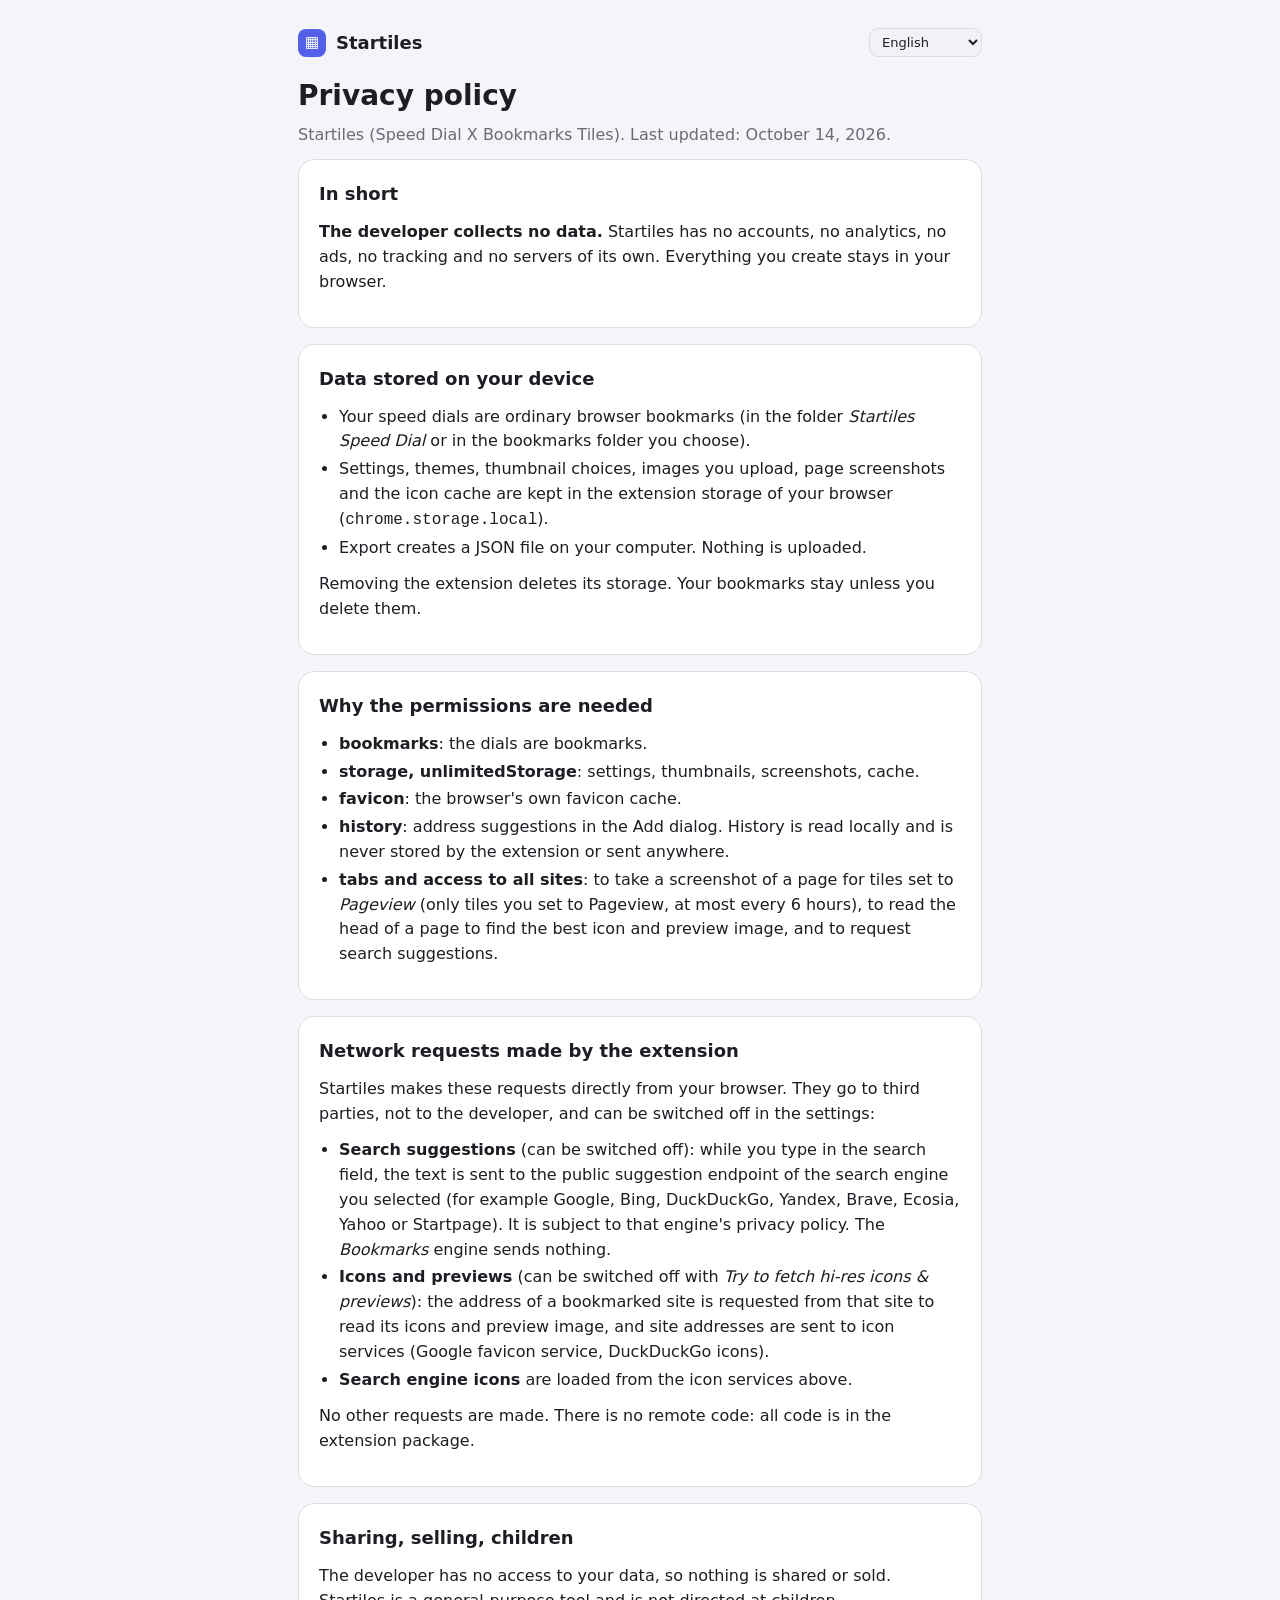
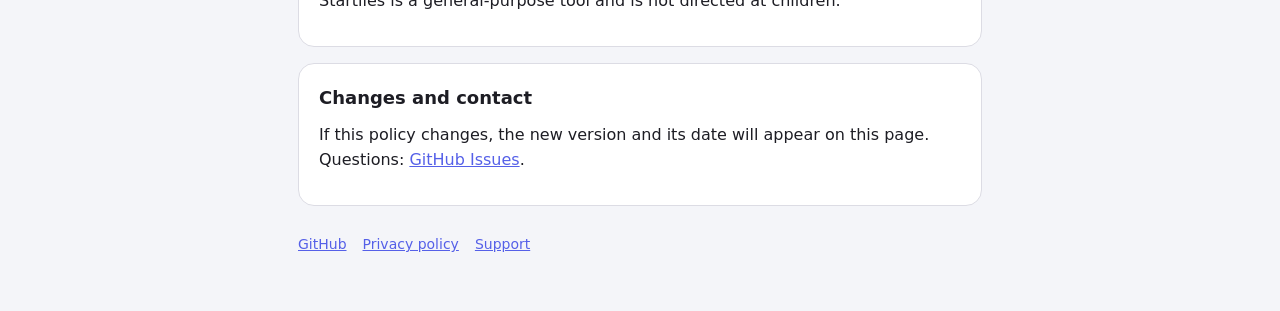
<file: docs/privacy/index.html>
<!doctype html>
<html lang="en" data-l="en" data-ttl="priv" data-ttl-pre="Startiles - " data-md="mdPriv"><head><meta charset="utf-8">
<meta name="viewport" content="width=device-width,initial-scale=1">
<title>Startiles - Privacy policy</title><meta name="description" content="Privacy policy of the Startiles browser extension.">
<meta name="color-scheme" content="light dark"><style>
:root{--bg:#f4f5f9;--card:#fff;--fg:#1d1d24;--muted:#6a6a78;--line:#dcdce4;--accent:#5560e8;--on:#fff;--field:#f1f2f7}
@media (prefers-color-scheme:dark){:root{--bg:#17171c;--card:#222229;--fg:#ececf1;--muted:#9a9aa8;--line:#34343e;--accent:#7b83f5;--on:#fff;--field:#1b1b21}}
.lang select{border:1px solid var(--line);border-radius:9px;background:var(--field);color:var(--fg);padding:5px 8px;font:inherit;font-size:13px;cursor:pointer;max-width:100%}
*{box-sizing:border-box}html{-webkit-text-size-adjust:100%}
body{margin:0;background:var(--bg);color:var(--fg);font:16px/1.55 system-ui,-apple-system,"Segoe UI",Roboto,sans-serif}
main{max-width:720px;margin:0 auto;padding:28px 18px 56px}
header{display:flex;align-items:center;justify-content:space-between;gap:12px;margin-bottom:22px}
.brand{font-weight:700;font-size:18px;color:var(--fg);text-decoration:none;display:flex;align-items:center;gap:10px}
.logo{width:28px;height:28px;border-radius:8px;background:var(--accent);display:grid;place-items:center;color:var(--on);font-size:15px}
h1{font-size:28px;line-height:1.2;margin:0 0 10px}h2{font-size:18px;margin:0 0 12px}
p{margin:0 0 12px}.muted{color:var(--muted)}
.card{background:var(--card);border:1px solid var(--line);border-radius:16px;padding:20px;margin:0 0 16px}
.btns{display:flex;flex-wrap:wrap;gap:10px}
a.btn,button.btn{display:inline-flex;align-items:center;gap:8px;padding:10px 18px;border-radius:10px;border:1px solid var(--line);background:var(--field);color:var(--fg);text-decoration:none;font:inherit;font-weight:600;cursor:pointer}
a.btn.primary{background:var(--accent);border-color:var(--accent);color:var(--on)}
a.btn:hover,button.btn:hover{filter:brightness(1.08)}
.tabs{display:flex;gap:6px;margin:0 0 16px;flex-wrap:wrap}
.tabs button{border:1px solid var(--line);background:var(--field);color:var(--fg);border-radius:9px;padding:7px 14px;font:inherit;font-size:14px;cursor:pointer}
.tabs button[aria-selected=true]{background:var(--accent);border-color:var(--accent);color:var(--on)}
.net{display:none;grid-template-columns:168px 1fr;gap:20px;align-items:center}.net.on{display:grid}
.qr{width:168px;height:168px;background:#fff;color:#111;border-radius:12px;padding:8px}.qr svg{width:100%;height:100%;display:block}
code.addr{display:block;word-break:break-all;background:var(--field);border:1px solid var(--line);border-radius:10px;padding:10px 12px;font:13px/1.45 ui-monospace,SFMono-Regular,Menlo,Consolas,monospace;margin:6px 0 10px;user-select:all}
.warn{font-size:13.5px;color:var(--muted);border-left:3px solid var(--accent);padding:2px 0 2px 12px;margin-top:14px}
ul{padding-left:20px;margin:0 0 12px}li{margin:3px 0}
a{color:var(--accent)}
footer{margin-top:28px;font-size:14px;color:var(--muted);display:flex;gap:16px;flex-wrap:wrap}
@media (max-width:560px){.net.on{grid-template-columns:1fr;justify-items:center;text-align:left}.net .info{width:100%}h1{font-size:24px}}
</style></head><body><main>
<header><a class="brand" href="https://dimmoff.github.io/Startiles/"><span class="logo">&#9638;</span>Startiles</a>
<div class="lang"><select id="lang" aria-label="Language"></select></div></header>
<h1><span data-i="priv">Privacy policy</span></h1>
<p class="muted"><span data-i="upd">Startiles (Speed Dial X Bookmarks Tiles). Last updated: October 14, 2026.</span></p>
<section class="card"><h2><span data-i="hShort">In short</span></h2><div data-i="bShort"><p><b>The developer collects no data.</b> Startiles has no accounts, no analytics, no ads, no tracking and no servers of its own. Everything you create stays in your browser.</p></div></section><section class="card"><h2><span data-i="hData">Data stored on your device</span></h2><div data-i="bData"><ul><li>Your speed dials are ordinary browser bookmarks (in the folder <i>Startiles Speed Dial</i> or in the bookmarks folder you choose).</li><li>Settings, themes, thumbnail choices, images you upload, page screenshots and the icon cache are kept in the extension storage of your browser (<code>chrome.storage.local</code>).</li><li>Export creates a JSON file on your computer. Nothing is uploaded.</li></ul><p>Removing the extension deletes its storage. Your bookmarks stay unless you delete them.</p></div></section><section class="card"><h2><span data-i="hPerm">Why the permissions are needed</span></h2><div data-i="bPerm"><ul><li><b>bookmarks</b>: the dials are bookmarks.</li><li><b>storage, unlimitedStorage</b>: settings, thumbnails, screenshots, cache.</li><li><b>favicon</b>: the browser&#39;s own favicon cache.</li><li><b>history</b>: address suggestions in the Add dialog. History is read locally and is never stored by the extension or sent anywhere.</li><li><b>tabs and access to all sites</b>: to take a screenshot of a page for tiles set to <i>Pageview</i> (only tiles you set to Pageview, at most every 6 hours), to read the head of a page to find the best icon and preview image, and to request search suggestions.</li></ul></div></section><section class="card"><h2><span data-i="hNet">Network requests made by the extension</span></h2><div data-i="bNet"><p>Startiles makes these requests directly from your browser. They go to third parties, not to the developer, and can be switched off in the settings:</p><ul><li><b>Search suggestions</b> (can be switched off): while you type in the search field, the text is sent to the public suggestion endpoint of the search engine you selected (for example Google, Bing, DuckDuckGo, Yandex, Brave, Ecosia, Yahoo or Startpage). It is subject to that engine&#39;s privacy policy. The <i>Bookmarks</i> engine sends nothing.</li><li><b>Icons and previews</b> (can be switched off with <i>Try to fetch hi-res icons &amp; previews</i>): the address of a bookmarked site is requested from that site to read its icons and preview image, and site addresses are sent to icon services (Google favicon service, DuckDuckGo icons).</li><li><b>Search engine icons</b> are loaded from the icon services above.</li></ul><p>No other requests are made. There is no remote code: all code is in the extension package.</p></div></section><section class="card"><h2><span data-i="hShare">Sharing, selling, children</span></h2><div data-i="bShare"><p>The developer has no access to your data, so nothing is shared or sold. Startiles is a general-purpose tool and is not directed at children.</p></div></section><section class="card"><h2><span data-i="hContact">Changes and contact</span></h2><div data-i="bContact"><p>If this policy changes, the new version and its date will appear on this page. Questions: <a href="https://github.com/DimmOFF/Startiles/issues">GitHub Issues</a>.</p></div></section><footer><a href="https://github.com/DimmOFF/Startiles">GitHub</a><a href="https://dimmoff.github.io/Startiles/privacy/"><span data-i="priv">Privacy policy</span></a><a href="https://dimmoff.github.io/Startiles/donate/"><span data-i="supportF">Support</span></a></footer>
</main><script src="../i18n.js"></script></body></html>
</file>
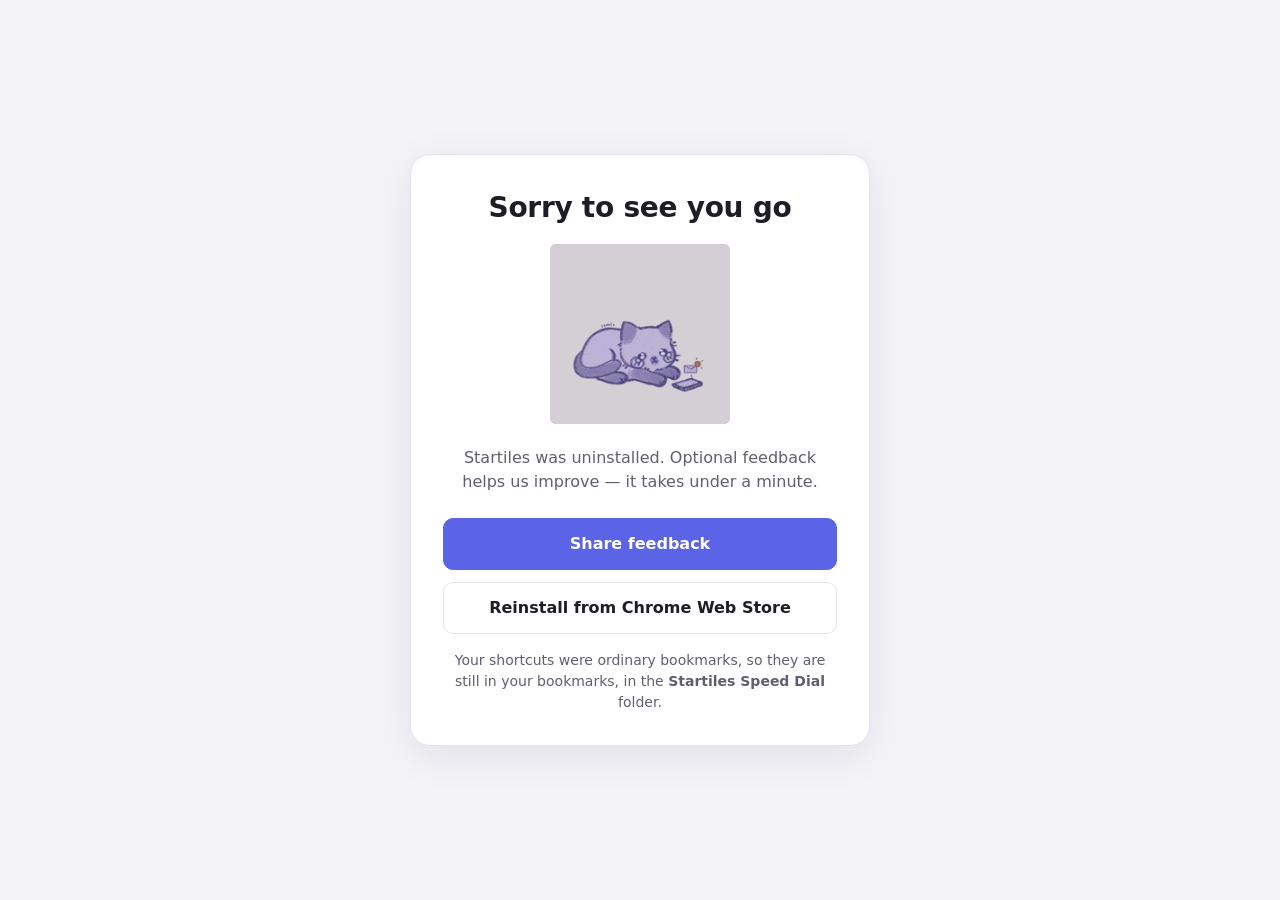
<file: docs/uninstall/index.html>
<!doctype html>
<html lang="en" data-ttl="uTitle" data-ttl-suf=" · Startiles">
<head>
<meta charset="utf-8">
<meta name="viewport" content="width=device-width, initial-scale=1">
<meta name="robots" content="noindex">
<title>Sorry to see you go · Startiles</title>
<link rel="icon" href="data:image/svg+xml,%3Csvg xmlns='http://www.w3.org/2000/svg' viewBox='0 0 32 32'%3E%3Crect x='3' y='3' width='11' height='11' rx='3' fill='%237b83f5'/%3E%3Crect x='18' y='3' width='11' height='11' rx='3' fill='%237b83f5' opacity='.6'/%3E%3Crect x='3' y='18' width='11' height='11' rx='3' fill='%237b83f5' opacity='.6'/%3E%3Crect x='18' y='18' width='11' height='11' rx='3' fill='%237b83f5' opacity='.35'/%3E%3C/svg%3E">
<style>
  :root {
    --bg: #f3f3f8; --card: #fff; --fg: #1d1d26; --muted: #5f5f6e; --line: #e3e3ec;
    --btn: #5b64e6; --btn-hover: #4b54d4; --btn-fg: #fff; --ring: #5b64e6;
    color-scheme: light dark;
  }
  @media (prefers-color-scheme: dark) {
    :root {
      --bg: #1b1b20; --card: #2a2a2f; --fg: #ececf1; --muted: #a9a9b6; --line: #3a3a42;
      --btn: #8b92f7; --btn-hover: #9aa0f9; --btn-fg: #14141c; --ring: #8b92f7;
    }
  }
  * { box-sizing: border-box; }
  html, body { height: 100%; }
  body {
    margin: 0; background: var(--bg); color: var(--fg);
    font: 16px/1.5 system-ui, -apple-system, "Segoe UI", Roboto, "Helvetica Neue", Arial, sans-serif;
    display: flex; align-items: center; justify-content: center; padding: 24px;
  }
  main {
    width: 100%; max-width: 460px; background: var(--card); border: 1px solid var(--line);
    border-radius: 20px; padding: 36px 32px 32px; text-align: center;
    box-shadow: 0 10px 40px rgba(20, 20, 40, .08);
  }
  h1 { margin: 0 0 20px; font-size: 28px; line-height: 1.2; letter-spacing: -.01em; }
  picture, img { display: block; }
  img { width: 180px; height: 180px; margin: 0 auto 22px; border-radius: 6px; background: #d4ced5; }
  p { margin: 0 0 14px; color: var(--muted); }
  p.small { font-size: 14px; margin: 16px 0 0; }
  .actions { display: grid; gap: 12px; margin-top: 24px; }
  a.btn {
    display: block; padding: 13px 18px; border-radius: 10px; font-weight: 600; font-size: 16px;
    text-decoration: none; border: 1.5px solid var(--btn); transition: background-color .15s, border-color .15s;
  }
  a.primary { background: var(--btn); color: var(--btn-fg); }
  a.primary:hover { background: var(--btn-hover); border-color: var(--btn-hover); }
  a.secondary { background: transparent; color: var(--fg); border-color: var(--line); }
  a.secondary:hover { border-color: var(--btn); }
  a.btn:focus-visible { outline: 3px solid var(--ring); outline-offset: 2px; }
  @media (max-width: 420px) { main { padding: 28px 20px 24px; } h1 { font-size: 24px; } }
  @media (prefers-reduced-motion: reduce) { a.btn { transition: none; } }
</style>
</head>
<body>
<main>
  <h1 data-i="uTitle">Sorry to see you go</h1>
  <picture>
    <source media="(prefers-reduced-motion: reduce)" srcset="cat-still.png">
    <img src="cat.gif" width="180" height="180" alt="A sleepy cat curled up next to a small envelope" data-i-alt="uAlt">
  </picture>
  <p data-i="uText">Startiles was uninstalled. Optional feedback helps us improve &mdash; it takes under a minute.</p>
  <div class="actions">
    <a id="feedback" data-i="uFeedback" class="btn primary" href="https://github.com/dimmoff/Startiles/issues/new" target="_blank" rel="noopener noreferrer">Share feedback</a>
    <a id="reinstall" data-i="uReinstall" class="btn secondary" href="https://chromewebstore.google.com/detail/startiles-speed-dial-x-bo/pjnkboombbeajiakdfghhpgonlcliknm" target="_blank" rel="noopener noreferrer">Reinstall from Chrome Web Store</a>
  </div>
  <p class="small" data-i="uSmall">Your shortcuts were ordinary bookmarks, so they are still in your bookmarks, in the <b>Startiles Speed Dial</b> folder.</p>
</main>
<script src="../i18n.js"></script>
<script>
  // Where "Share feedback" leads: the Google Form. Set it to '' to use a GitHub issue instead (needs a GitHub account).
  var FEEDBACK_URL = 'https://docs.google.com/forms/d/e/1FAIpQLSdMGsmTwVrGRpnuCLYlK1uP6pqTXXezeDkYL7OyzWNYBVsLAQ/viewform';
  // The form question that receives the version ("entry.1234567890", see startiles-form-setup.gs). Empty = the version is not passed to the form.
  var FORM_VERSION_ENTRY = 'entry.935049877';

  var a = document.getElementById('feedback');
  // ?v=1.2.74 is added by the extension (setUninstallURL); only digits and dots are accepted
  var v = (new URLSearchParams(location.search).get('v') || '').trim();
  if (!/^[0-9.]{1,16}$/.test(v)) v = '';
  if (FEEDBACK_URL) {
    var u = new URL(FEEDBACK_URL);
    // Google Forms "pre-filled link": the version question is filled in when the form opens
    if (v && /^entry\.\d+$/.test(FORM_VERSION_ENTRY) && /(^|\.)docs\.google\.com$/.test(u.hostname)) {
      u.searchParams.set('usp', 'pp_url');
      u.searchParams.set(FORM_VERSION_ENTRY, v);
    }
    a.href = u.toString();
  } else {
    var q = new URLSearchParams({
      title: 'Uninstall feedback',
      body: (v ? 'Version: ' + v + '\n\n' : '') + 'What made you uninstall Startiles? What was missing or not working?\n\n'
    });
    a.href = 'https://github.com/dimmoff/Startiles/issues/new?' + q.toString();
  }
</script>
</body>
</html>
</file>
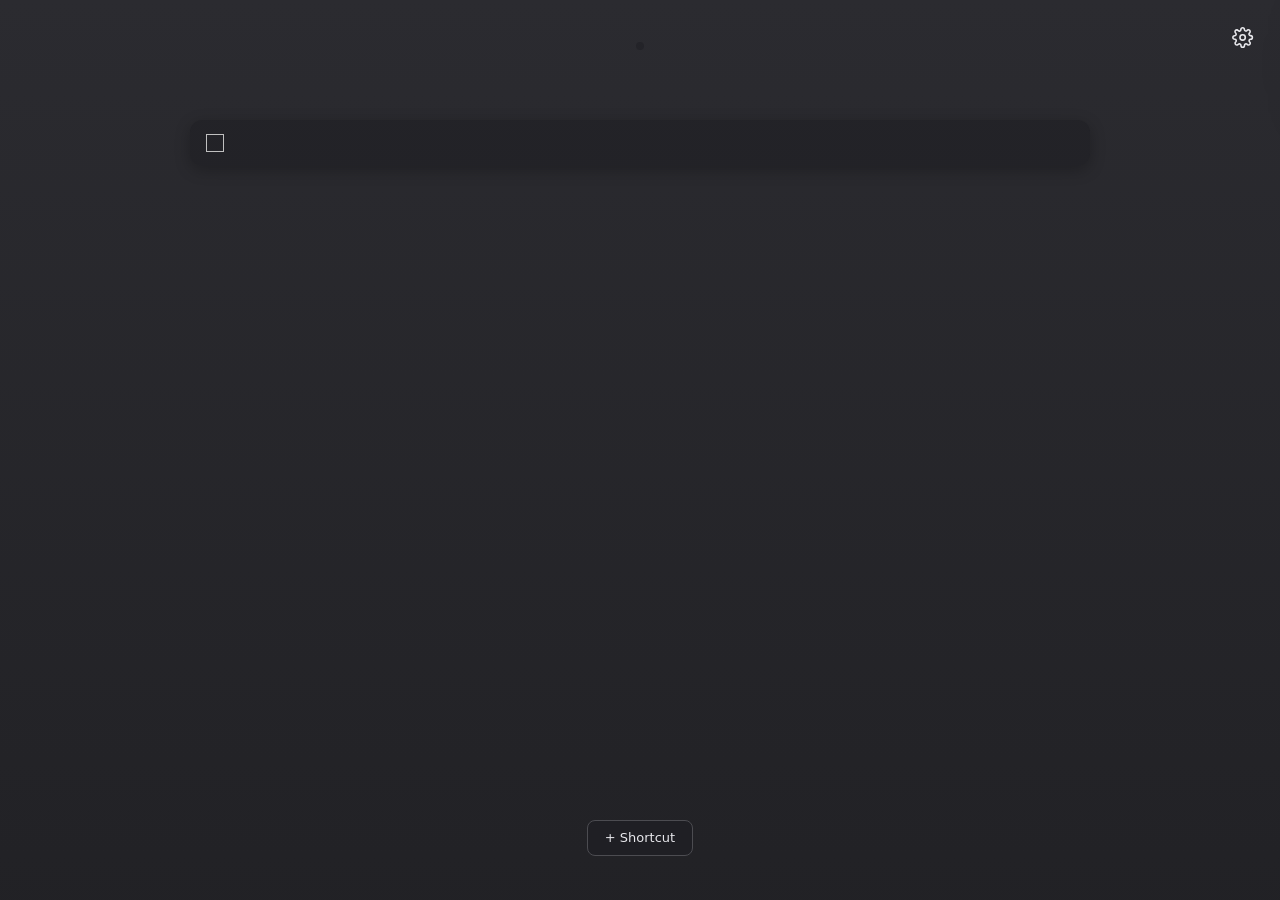
<file: newtab.html>
<!doctype html>
<html lang="en">
<head>
<meta charset="utf-8">
<meta name="viewport" content="width=device-width,initial-scale=1">
<title>New Tab</title>
<link rel="stylesheet" href="newtab.css">
<script src="js/theme-boot.js"></script>
</head>
<body>
  <div id="groups-wrap"><nav id="groups"></nav></div>

  <button id="settings-btn" class="icon-btn" title="Quick settings">
    <svg width="18" height="18" viewBox="0 0 24 24" fill="none" stroke="currentColor" stroke-width="1.8" stroke-linecap="round" stroke-linejoin="round"><circle cx="12" cy="12" r="3"/><path d="M19.4 15a1.7 1.7 0 0 0 .3 1.8l.1.1a2 2 0 1 1-2.8 2.8l-.1-.1a1.7 1.7 0 0 0-1.8-.3 1.7 1.7 0 0 0-1 1.5V21a2 2 0 1 1-4 0v-.1a1.7 1.7 0 0 0-1.1-1.5 1.7 1.7 0 0 0-1.8.3l-.1.1a2 2 0 1 1-2.8-2.8l.1-.1a1.7 1.7 0 0 0 .3-1.8 1.7 1.7 0 0 0-1.5-1H3a2 2 0 1 1 0-4h.1a1.7 1.7 0 0 0 1.5-1.1 1.7 1.7 0 0 0-.3-1.8l-.1-.1a2 2 0 1 1 2.8-2.8l.1.1a1.7 1.7 0 0 0 1.8.3H9a1.7 1.7 0 0 0 1-1.5V3a2 2 0 1 1 4 0v.1a1.7 1.7 0 0 0 1 1.5 1.7 1.7 0 0 0 1.8-.3l.1-.1a2 2 0 1 1 2.8 2.8l-.1.1a1.7 1.7 0 0 0-.3 1.8V9a1.7 1.7 0 0 0 1.5 1H21a2 2 0 1 1 0 4h-.1a1.7 1.7 0 0 0-1.5 1Z"/></svg>
  </button>

  <form id="search" autocomplete="off">
    <img id="engine-ico" alt="" draggable="false">
    <input id="q" type="text" spellcheck="false">
    <button type="button" id="q-clear" title="Clear" aria-label="Clear" hidden><svg width="14" height="14" viewBox="0 0 24 24" fill="none" stroke="currentColor" stroke-width="2" stroke-linecap="round"><path d="M18 6 6 18M6 6l12 12"/></svg></button>
  </form>

  <main id="grid" class="grid" data-merge="1"></main>

  <footer id="foot"><button id="add-btn" class="pill">+ Shortcut</button></footer>

  <div id="selbar" hidden>
    <span id="sel-count">0 selected</span>
    <button class="pill sm" data-sel="all" title="Select all (Ctrl+A)">Select all</button>
    <button class="pill sm" data-sel="none" title="Clear the selection">Clear</button>
    <span class="sel-sep" role="separator"></span>
    <button class="pill sm" data-sel="move" title="Move the selected tiles to a group or folder">Move to…</button>
    <button class="pill sm" data-sel="edit" title="Change the title style, thumbnail mode or cover fit of all selected shortcuts at once">Edit…</button>
    <button class="pill sm" data-sel="open" title="Open the selected tiles in new tabs (Enter)">Open</button>
    <button class="pill sm warn" data-sel="delete" title="Delete the selected tiles">Delete</button>
    <span class="sel-sep" role="separator"></span>
    <button class="pill sm" data-sel="exit" title="Leave selection mode (Esc)">Exit</button>
  </div>

  <div id="folder-layer" hidden></div>
  <div id="ctx" hidden></div>
  <div id="tip" hidden></div>
  <dialog id="dlg"></dialog>
  <dialog id="picker"></dialog>

  <aside id="settings" class="panel">
    <header><h3>Quick Settings</h3><button id="settings-close" class="icon-btn" title="Close">&times;</button></header>
    <div id="quick-body"></div>
  </aside>

  <dialog id="adv" class="wide">
    <div class="advwrap">
      <header><h3>Advanced Settings</h3><button id="adv-close" class="icon-btn" title="Close">&times;</button></header>
      <nav id="adv-tabs" class="tabs"></nav>
      <div id="adv-body" class="advbody"></div>
      <footer class="advfoot">
        <button id="exp-btn" class="pill sm">Export</button>
        <button id="imp-btn" class="pill sm" title="Choose a Startiles backup, a bookmarks HTML file or a speed dial export, or drop it anywhere in this window">Import</button>
        <span class="vsep"></span>
        <button id="reset-btn" class="pill sm warn">Reset to Default</button>
        <input id="imp-file" type="file" accept=".json,.html,.htm,.spd,.sd,.txt,application/json,text/html" hidden>
        <span id="backup-status"></span>
        <span class="sp"></span>
        <a id="donate" class="pill sm" href="https://dimmoff.github.io/Startiles/donate/" target="_blank" rel="noopener noreferrer">&#9829; Donate</a>
      </footer>
    </div>
  </dialog>

  <dialog id="reset-dlg" class="small">
    <form id="reset-form" class="dform">
      <h3>Reset to Default</h3>
      <p class="note">Choose what to reset:</p>
      <label class="rchk"><input type="checkbox" data-k="settings"><b>Settings</b>
        <small>All options (sizes, layout, animations, search engine, background image…) except themes. You will be asked to choose Speed Dials or Bookmarks mode again.</small></label>
      <label class="rchk"><input type="checkbox" data-k="themes"><b>Themes</b>
        <small>Your custom themes are deleted and the theme is set to Auto.</small></label>
      <label class="rchk"><input type="checkbox" data-k="dials"><b>Speed Dials</b>
        <small>Groups, tiles and folders of the Startiles Speed Dial folder. One empty group is left.</small></label>
      <label class="rchk sub"><input type="checkbox" data-k="userThumbs"><b>User previews</b>
        <small>Images, icons and Pageview choices you set for tiles.</small></label>
      <label class="rchk sub"><input type="checkbox" data-k="cache"><b>Cached previews</b>
        <small>Automatically fetched icons, page previews and screenshots.</small></label>
      <p id="reset-note" class="rcallout" hidden></p>
      <div class="btns"><span class="sp"></span>
        <button type="button" id="reset-cancel">Cancel</button>
        <button type="submit" id="reset-ok" class="primary danger-ok" disabled>Confirm</button></div>
    </form>
  </dialog>

  <dialog id="mode-dlg">
    <form id="mode-form" class="dform">
      <div class="mode-head">
        <h3>Welcome to Startiles</h3>
        <p class="note">How should your tiles be stored? You can change this later in Settings → Mode.</p>
      </div>
      <div class="mode-cols">
        <label class="mode-card">
          <input type="radio" name="mode" value="speeddial" checked><span class="tick"></span>
          <svg class="mode-art" viewBox="0 0 240 150" aria-hidden="true">
          <rect width="240" height="150" rx="10" class="a-page"/>
          <rect x="72" y="12" width="28" height="8" rx="4" class="a-tab on"/><rect x="104" y="12" width="28" height="8" rx="4" class="a-tab"/><rect x="136" y="12" width="28" height="8" rx="4" class="a-tab"/>
          <rect x="52" y="28" width="136" height="12" rx="6" class="a-bar"/>
          <g class="a-tile"><rect x="31" y="50" width="40" height="36" rx="5" class="a-cap"/><rect x="31" y="50" width="40" height="27" rx="5" class="a-thumb"/><circle cx="51" cy="63.5" r="7.5" fill="#4285f4"/><rect x="40" y="80" width="22" height="3" rx="1.5" class="a-line"/></g><g class="a-tile"><rect x="77" y="50" width="40" height="36" rx="5" class="a-cap"/><rect x="77" y="50" width="40" height="27" rx="5" class="a-thumb"/><circle cx="97" cy="63.5" r="7.5" fill="#ea4335"/><rect x="86" y="80" width="22" height="3" rx="1.5" class="a-line"/></g><g class="a-tile"><rect x="123" y="50" width="40" height="36" rx="5" class="a-cap"/><rect x="123" y="50" width="40" height="27" rx="5" class="a-thumb"/><circle cx="143" cy="63.5" r="7.5" fill="#fbbc05"/><rect x="132" y="80" width="22" height="3" rx="1.5" class="a-line"/></g><g class="a-tile"><rect x="169" y="50" width="40" height="36" rx="5" class="a-cap"/><rect x="169" y="50" width="40" height="27" rx="5" class="a-thumb"/><circle cx="189" cy="63.5" r="7.5" fill="#34a853"/><rect x="178" y="80" width="22" height="3" rx="1.5" class="a-line"/></g><g class="a-tile"><rect x="31" y="92" width="40" height="36" rx="5" class="a-cap"/><rect x="31" y="92" width="40" height="27" rx="5" class="a-thumb"/><circle cx="51" cy="105.5" r="7.5" fill="#a855f7"/><rect x="40" y="122" width="22" height="3" rx="1.5" class="a-line"/></g><g class="a-tile"><rect x="77" y="92" width="40" height="36" rx="5" class="a-cap"/><rect x="77" y="92" width="40" height="27" rx="5" class="a-thumb"/><circle cx="97" cy="105.5" r="7.5" fill="#f97316"/><rect x="86" y="122" width="22" height="3" rx="1.5" class="a-line"/></g><g class="a-tile"><rect x="123" y="92" width="40" height="36" rx="5" class="a-cap"/><rect x="123" y="92" width="40" height="27" rx="5" class="a-thumb"/><circle cx="143" cy="105.5" r="7.5" fill="#14b8a6"/><rect x="132" y="122" width="22" height="3" rx="1.5" class="a-line"/></g><g class="a-tile"><rect x="169" y="92" width="40" height="36" rx="5" class="a-cap"/><rect x="169" y="92" width="40" height="27" rx="5" class="a-thumb"/><circle cx="189" cy="105.5" r="7.5" fill="#ec4899"/><rect x="178" y="122" width="22" height="3" rx="1.5" class="a-line"/></g>
          <g class="a-badge"><circle cx="212" cy="126" r="22" class="a-badge-bg"/>
            <path d="M196 133a16 16 0 0 1 32 0" class="a-gauge"/>
            <path d="M198.5 124.5l2.5 2.5M212 116v4M225.5 124.5L223 127" class="a-gauge thin"/>
            <line x1="212" y1="133" x2="221" y2="122" class="a-needle needle"/><circle cx="212" cy="133" r="3" fill="#fff"/></g>
        </svg>
          <b>Speed Dials</b>
          <small>Your tiles live in their own folder, “Startiles Speed Dial”, inside your bookmarks. Your existing bookmarks are never touched.</small>
        </label>
        <label class="mode-card">
          <input type="radio" name="mode" value="bookmarks"><span class="tick"></span>
          <svg class="mode-art" viewBox="0 0 240 150" aria-hidden="true">
          <rect width="240" height="150" rx="10" class="a-page"/>
          <rect x="72" y="12" width="28" height="8" rx="4" class="a-tab on"/><rect x="104" y="12" width="28" height="8" rx="4" class="a-tab"/><rect x="136" y="12" width="28" height="8" rx="4" class="a-tab"/>
          <rect x="52" y="28" width="136" height="12" rx="6" class="a-bar"/>
          <g class="a-tile"><rect x="31" y="50" width="40" height="36" rx="5" class="a-cap"/><rect x="31" y="50" width="40" height="27" rx="5" class="a-thumb"/><path d="M44.5 57.0a2 2 0 0 1 2-2h9a2 2 0 0 1 2 2v15l-6.5-4.5-6.5 4.5z" fill="#4285f4"/><rect x="40" y="80" width="22" height="3" rx="1.5" class="a-line"/></g><g class="a-tile"><rect x="77" y="50" width="40" height="36" rx="5" class="a-cap"/><rect x="77" y="50" width="40" height="27" rx="5" class="a-thumb"/><path d="M90.5 57.0a2 2 0 0 1 2-2h9a2 2 0 0 1 2 2v15l-6.5-4.5-6.5 4.5z" fill="#ea4335"/><rect x="86" y="80" width="22" height="3" rx="1.5" class="a-line"/></g><g class="a-tile"><rect x="123" y="50" width="40" height="36" rx="5" class="a-cap"/><rect x="123" y="50" width="40" height="27" rx="5" class="a-thumb"/><path d="M136.5 57.0a2 2 0 0 1 2-2h9a2 2 0 0 1 2 2v15l-6.5-4.5-6.5 4.5z" fill="#fbbc05"/><rect x="132" y="80" width="22" height="3" rx="1.5" class="a-line"/></g><g class="a-tile"><rect x="169" y="50" width="40" height="36" rx="5" class="a-cap"/><rect x="169" y="50" width="40" height="27" rx="5" class="a-thumb"/><path d="M182.5 57.0a2 2 0 0 1 2-2h9a2 2 0 0 1 2 2v15l-6.5-4.5-6.5 4.5z" fill="#34a853"/><rect x="178" y="80" width="22" height="3" rx="1.5" class="a-line"/></g><g class="a-tile"><rect x="31" y="92" width="40" height="36" rx="5" class="a-cap"/><rect x="31" y="92" width="40" height="27" rx="5" class="a-thumb"/><path d="M44.5 99.0a2 2 0 0 1 2-2h9a2 2 0 0 1 2 2v15l-6.5-4.5-6.5 4.5z" fill="#a855f7"/><rect x="40" y="122" width="22" height="3" rx="1.5" class="a-line"/></g><g class="a-tile"><rect x="77" y="92" width="40" height="36" rx="5" class="a-cap"/><rect x="77" y="92" width="40" height="27" rx="5" class="a-thumb"/><path d="M90.5 99.0a2 2 0 0 1 2-2h9a2 2 0 0 1 2 2v15l-6.5-4.5-6.5 4.5z" fill="#f97316"/><rect x="86" y="122" width="22" height="3" rx="1.5" class="a-line"/></g><g class="a-tile"><rect x="123" y="92" width="40" height="36" rx="5" class="a-cap"/><rect x="123" y="92" width="40" height="27" rx="5" class="a-thumb"/><path d="M136.5 99.0a2 2 0 0 1 2-2h9a2 2 0 0 1 2 2v15l-6.5-4.5-6.5 4.5z" fill="#14b8a6"/><rect x="132" y="122" width="22" height="3" rx="1.5" class="a-line"/></g><g class="a-tile"><rect x="169" y="92" width="40" height="36" rx="5" class="a-cap"/><rect x="169" y="92" width="40" height="27" rx="5" class="a-thumb"/><path d="M182.5 99.0a2 2 0 0 1 2-2h9a2 2 0 0 1 2 2v15l-6.5-4.5-6.5 4.5z" fill="#ec4899"/><rect x="178" y="122" width="22" height="3" rx="1.5" class="a-line"/></g>
          <g class="a-badge"><circle cx="212" cy="126" r="22" class="a-badge-bg"/>
            <path d="M203 114h18a2 2 0 0 1 2 2v20l-11-7-11 7v-20a2 2 0 0 1 2-2z" fill="#fff"/></g>
        </svg>
          <b>Bookmarks</b>
          <small>Your own bookmarks folder becomes the start page: its sub-folders are the groups, the bookmarks in them the tiles. Changes you make here change your real bookmarks. The search field searches them.</small>
        </label>
      </div>
      <div id="mode-root" class="mode-root" hidden>
        <span id="mode-path" class="note">Choose the root folder of your bookmarks.</span>
        <button type="button" id="mode-pick" class="pill sm">Choose folder…</button>
      </div>
      <div class="btns"><span class="sp"></span>
        <button type="submit" id="mode-ok" class="primary">Continue</button></div>
    </form>
  </dialog>

  <dialog id="bk-dlg" class="small">
    <form id="bk-form" class="dform">
      <h3 id="bk-title">Export</h3>
      <p class="note" id="bk-lead"></p>
      <div id="bk-items" class="rlist"></div>
      <p id="bk-note" class="rcallout" hidden></p>
      <div class="btns"><span class="sp"></span>
        <button type="button" id="bk-cancel">Cancel</button>
        <button type="submit" id="bk-ok" class="primary">Export</button></div>
    </form>
  </dialog>

  <script src="js/range-fill.js"></script>
  <script type="module" src="js/app.js"></script>
</body>
</html>
</file>
<file: newtab.css>
:root{
  --tile-w:228px; --gap-x:38px; --gap-y:36px; --thumb-bg:#fff; --page-bg:#2b2b30;
  --groups-top:42px; --search-top:70px; --folder-size:90;
  /* the 8 theme colours (overwritten by js/themes.js); the rest below is derived from them */
  --fg:#e8e8ec; --muted:#a6a6b0; --label:#2f2f34; --accent:#7b83f5; --surface:#2a2a2f; --field:#1f1f24;
  --border:color-mix(in srgb,var(--fg) 18%,var(--surface));
  --line:color-mix(in srgb,var(--fg) 12%,var(--surface));
  --hover:color-mix(in srgb,var(--fg) 10%,transparent);
  --faint:color-mix(in srgb,var(--fg) 6%,transparent);
  --glass:color-mix(in srgb,var(--field) 60%,transparent);
  --pill:color-mix(in srgb,var(--field) 70%,transparent);
  --pill-hover:color-mix(in srgb,var(--field) 90%,var(--fg));
  --strong:color-mix(in srgb,var(--fg) 16%,var(--field));
  --accent-soft:color-mix(in srgb,var(--accent) 28%,transparent);
  --shadow-a:.35;
}
:root[data-scheme=light]{--shadow-a:.14;--bg-end:95%}
*{box-sizing:border-box}
html{height:100%}
body{margin:0;min-height:100%;color:var(--fg);font:13px/1.35 system-ui,"Segoe UI",Roboto,sans-serif;
  background:linear-gradient(180deg,var(--page-bg),color-mix(in srgb,var(--page-bg) var(--bg-end,78%),#000));
  background-attachment:fixed;display:flex;flex-direction:column}
button,input,select{font:inherit;color:inherit}
.icon-btn{background:none;border:0;border-radius:8px;width:32px;height:32px;display:grid;place-items:center;cursor:pointer;color:var(--muted);font-size:22px}
.icon-btn:hover{background:var(--hover);color:var(--fg)}
.pill{background:var(--pill);border:1px solid var(--border);border-radius:8px;padding:8px 17px;cursor:pointer;pointer-events:auto}
.pill:hover{background:var(--pill-hover)}
.pill.sm{padding:5px 11px}

/* groups */
#groups-wrap{margin-top:var(--groups-top);display:flex;justify-content:center}
#groups{display:flex;gap:2px;padding:4px;border-radius:12px;background:var(--glass);max-width:90vw;overflow-x:auto}
.group{background:none;border:0;color:color-mix(in srgb,var(--fg) 82%,transparent);padding:7px 14px;border-radius:8px;cursor:pointer;white-space:nowrap}
.group:hover{background:var(--faint)}
.group.active{background:var(--hover);color:var(--fg)}
.group.drop{outline:2px solid var(--accent)}
#settings-btn{position:fixed;top:var(--gear-off,12px);right:var(--gear-right,12px);left:auto;width:var(--gear-size,50px);height:var(--gear-size,50px);z-index:5;color:var(--icon,var(--fg))}
body.gear-bottom #settings-btn{top:auto;bottom:var(--gear-off,12px)}
#settings-btn svg{width:56%;height:56%}

/* search */
#search{position:relative;margin:var(--search-top) auto 0;width:min(900px,82vw);height:46px;padding:0 16px;display:flex;align-items:center;gap:10px;
  background:var(--glass);border-radius:12px;box-shadow:0 4px 16px rgba(0,0,0,calc(var(--shadow-a) * .7))}
#search input{flex:1;background:none;border:0;outline:0;font-size:14px}
#search input::placeholder{color:var(--muted)}
#engine-ico{width:18px;height:18px}
.hide-search #search{display:none}

/* grid + tiles */
.grid{display:grid;grid-template-columns:repeat(auto-fit,var(--tile-w));justify-content:center;column-gap:var(--gap-x);row-gap:var(--gap-y)}
#grid{margin:var(--grid-top,80px) auto 0;padding:0 40px 120px;width:100%;max-width:var(--grid-max,none)}
.empty{grid-column:1/-1;text-align:center;color:var(--muted);margin:40px 0}
.tile{position:relative;border-radius:10px;background:var(--label);box-shadow:0 2px 10px rgba(0,0,0,var(--shadow-a));transition:transform .15s,opacity .15s}
.tile:hover{transform:translateY(-2px)}
.card{display:block;color:inherit;text-decoration:none;cursor:pointer;border-radius:10px;overflow:hidden}
.thumb{position:relative;aspect-ratio:var(--ratio,1.34);background:var(--thumb-bg);overflow:hidden}
.thumb .fav{position:absolute;left:50%;top:50%;width:var(--icon-size,36%);aspect-ratio:1;transform:translate(-50%,-50%);object-fit:contain;border-radius:16%}
.thumb .cov{position:absolute;inset:0;width:100%;height:100%;object-fit:cover}
/* wide icon: a rectangular logo, 1.6 times as wide as a square icon (never taller than 62% of the thumbnail) */
.thumb .wide{position:absolute;left:50%;top:50%;width:min(86%,calc(var(--icon-size,36%) * 1.6));height:auto;max-height:62%;transform:translate(-50%,-50%);object-fit:contain;border-radius:6%}
.thumb .cov.contain{object-fit:contain}
.thumb .letter{position:absolute;inset:0;display:grid;place-items:center;font-size:48px;font-weight:600;color:#555}
.label{display:flex;align-items:center;gap:8px;height:34px;padding:0 10px;background:var(--label)}
.label .ico{width:16px;height:16px;flex:none;border-radius:3px}
.label svg{flex:none;color:var(--icon,var(--fg))}
.label span{white-space:nowrap;overflow:hidden;text-overflow:ellipsis}
.hide-titles .label{display:none}
.folder-thumb{display:grid;grid-template-columns:1fr 1fr;grid-template-rows:1fr 1fr;gap:6px;padding:8px;background:var(--folder-bg,var(--surface))}
.cell{border-radius:5px;overflow:hidden;background:var(--faint);min-height:0}
.cell .thumb{aspect-ratio:auto;height:100%}
.cell .thumb .fav{width:min(90%,calc(var(--icon-size,36%) * 1.3))}
.cell .thumb .wide{width:min(92%,calc(var(--icon-size,36%) * 1.9))}
.thumb .cov.top{object-position:top}
/* Pageview / Card: while the preview is being looked up / built, a light sweep runs over the (still empty) thumbnail */
.thumb.busy::after{content:"";position:absolute;inset:0;z-index:1;pointer-events:none;background:linear-gradient(100deg,transparent 25%,color-mix(in srgb,var(--fg) 16%,transparent) 50%,transparent 75%);transform:translateX(-100%);animation:thumb-shim 1.4s ease-in-out infinite}
@keyframes thumb-shim{to{transform:translateX(100%)}}
.thumb.busy{background:color-mix(in srgb,var(--thumb-bg) 90%,var(--fg))}
@media (prefers-reduced-motion:reduce){.thumb.busy::after{animation:none}}
.thumb .yt-badge{position:absolute;left:50%;top:50%;width:20%;aspect-ratio:68/48;transform:translate(-50%,-50%);pointer-events:none;filter:drop-shadow(0 1px 4px rgba(0,0,0,.45))}
.thumb .yt-badge svg{display:block;width:100%;height:100%}
.thumb .yt-badge.play{aspect-ratio:1}
.thumb .cov-bg{position:absolute;inset:0;width:100%;height:100%;object-fit:cover;transform:scale(1.25);filter:blur(16px) brightness(.85);pointer-events:none}
.cell .thumb .letter{font-size:20px}
.ph{height:100%;display:grid;place-items:center;color:color-mix(in srgb,var(--fg) 28%,transparent)}
.tools button{position:absolute;top:6px;width:26px;height:26px;border:0;border-radius:7px;display:grid;place-items:center;
  background:transparent;color:var(--icon,var(--fg));cursor:pointer;opacity:0;transition:opacity .15s,transform .15s}
.tools button svg{filter:drop-shadow(0 1px 2px var(--icon-shadow,rgba(0,0,0,.7))) drop-shadow(0 0 1px var(--icon-shadow,rgba(0,0,0,.7)))}
.tools .edit{right:6px}.tools .del{left:6px}
.tile:hover .tools button{opacity:1}
.tools button:hover{transform:scale(1.15)}
.hide-del .tools .del{display:none}

/* drag & drop states */
.tile.dragging{opacity:.3}
.tile.drop-into{outline:3px solid var(--accent);outline-offset:2px;transform:scale(1.04)}
.tile.drop-before::before,.tile.drop-after::after{content:"";position:absolute;top:0;bottom:0;width:4px;border-radius:2px;background:var(--accent);z-index:2}
.tile.drop-before::before{left:calc(var(--gap-x) / -2 - 2px)}
.tile.drop-after::after{right:calc(var(--gap-x) / -2 - 2px)}

/* footer */
#foot{position:fixed;left:0;right:0;bottom:var(--add-offset,44px);display:flex;justify-content:center;pointer-events:none}
.hide-add #foot{display:none}
.add-top #foot{position:static;margin-top:var(--add-offset,44px);padding-bottom:40px}
.add-top #grid{padding-bottom:0}

/* folder modal */
#folder-layer{position:fixed;inset:0;z-index:50;display:grid;place-items:center}
#folder-layer[hidden]{display:none}
.fback{position:absolute;inset:0;background:rgba(8,8,12,.6);backdrop-filter:blur(10px)}
#folder-layer.out-drop .fback{background:rgba(60,70,160,.45)}
.fpanel{position:relative;display:flex;flex-direction:column;overflow:hidden;
  width:calc(var(--folder-size) * 1vw);height:calc(var(--folder-size) * 1vh);
  background:color-mix(in srgb,var(--folder-bg,var(--surface)) 97%,transparent);border-radius:18px;box-shadow:0 30px 80px rgba(0,0,0,.6)}
.fpanel header{display:flex;align-items:center;justify-content:space-between;padding:18px 28px 4px}
.fpanel h2{margin:0;font-size:20px;font-weight:600}
.fbtns{display:flex;align-items:center;gap:8px}
.fgrid{flex:1;overflow:auto;padding:24px 32px 32px;align-content:start}

/* dialog */
dialog{border:0;border-radius:14px;padding:0;width:min(520px,92vw);background:var(--surface);color:var(--fg);box-shadow:0 20px 60px rgba(0,0,0,.6)}
dialog::backdrop{background:rgba(0,0,0,.5)}
.dform{padding:20px 22px;display:flex;flex-direction:column;gap:14px}
.dform h3{margin:0;font-size:16px}
.f{display:flex;flex-direction:column;gap:5px;position:relative}
.f span{color:var(--muted);font-size:12px}
input[type=text],.dform input:not([type]),.dform input[type=file],.dform input[name],select{
  background:var(--field);border:1px solid var(--border);border-radius:8px;padding:8px 10px;outline:0;width:100%}
.dform input:focus,select:focus{border-color:var(--accent)}
/* select: the arrow is drawn here, so the browser's own arrow button (it lights up on hover in Opera) is not used */
select{-webkit-appearance:none;appearance:none;padding-right:30px;cursor:pointer;background-image:linear-gradient(45deg,transparent 50%,var(--muted) 50%),linear-gradient(135deg,var(--muted) 50%,transparent 50%);background-position:calc(100% - 17px) 50%,calc(100% - 12px) 50%;background-size:5px 5px,5px 5px;background-repeat:no-repeat}
select:hover{border-color:color-mix(in srgb,var(--fg) 34%,var(--surface))}
select:focus{border-color:var(--accent)}
select option{background:var(--surface);color:var(--fg)}
.seg{display:flex;background:var(--field);border:1px solid var(--border);border-radius:9px;padding:3px;gap:3px}
.seg button{flex:1;border:0;background:none;padding:6px;border-radius:7px;cursor:pointer;color:var(--muted)}
.seg button.on{background:var(--strong);color:var(--fg)}
[hidden]{display:none!important}
.thumbsec{display:grid;grid-template-columns:150px 1fr;gap:16px;align-items:start}
.prev .thumb{border-radius:8px}
.opts{display:flex;flex-direction:column;gap:7px}
.opts .r{display:flex;align-items:center;gap:7px}
.opts .r input{width:auto}
.opts .r select{width:auto;margin-left:6px}
.btns{display:flex;gap:8px;align-items:center}.sp{flex:1}
.btns button{border:0;border-radius:8px;padding:8px 16px;background:var(--border);cursor:pointer}
.btns .primary{background:var(--accent);color:#fff}
.btns .danger{background:none;color:#ff7b7b}

/* ctx */
#ctx{position:fixed;z-index:100;min-width:150px;background:var(--surface);border-radius:10px;padding:4px;box-shadow:0 10px 30px rgba(0,0,0,.5)}
#ctx button{display:block;width:100%;text-align:left;background:none;border:0;padding:8px 12px;border-radius:7px;cursor:pointer}
#ctx button:hover{background:var(--hover)}

/* settings panel */
.panel{position:fixed;top:10px;right:10px;z-index:60;width:320px;max-height:calc(100vh - 20px);overflow:auto;padding:16px 18px 20px;
  background:var(--surface);border-radius:14px;box-shadow:0 20px 60px rgba(0,0,0,.55);transform:translateX(120%);transition:transform .25s cubic-bezier(.22,1,.36,1)}
.panel.open{transform:none}
.panel header{display:flex;justify-content:space-between;align-items:center}
.panel h3{margin:0;font-size:16px}
.panel h4{margin:18px 0 6px;font-size:14px}
.panel details{margin-top:14px;border-top:1px solid var(--line);padding-top:10px}
.panel summary{cursor:pointer;font-weight:600;padding:4px 0}
.row{display:flex;align-items:center;justify-content:space-between;gap:12px;min-height:34px}
.row.col{flex-direction:column;align-items:stretch;gap:6px;padding:6px 0}
.row output{color:var(--muted);margin-left:6px}
.row select{width:150px}
.row input[type=color]{width:46px;height:28px;padding:0;border:0;background:none}
.row input[type=range]{-webkit-appearance:none;appearance:none;width:100%;height:18px;margin:0;background:transparent;cursor:pointer;accent-color:var(--accent)}
.row input[type=range]::-webkit-slider-runnable-track{height:6px;border-radius:3px;background:linear-gradient(to right,var(--accent) calc(8px + (100% - 16px) * var(--p,0)),rgba(128,128,128,.35) 0)}
.row input[type=range]::-webkit-slider-thumb{-webkit-appearance:none;appearance:none;width:16px;height:16px;margin-top:-5px;border-radius:50%;border:0;background:var(--accent)}
.row input[type=range]:focus-visible{outline:2px solid var(--accent);outline-offset:2px}
.row input[type=text]{width:100%}
#sync-status{color:var(--muted);font-size:12px}
.switch{appearance:none;flex:none;width:34px;height:20px;border-radius:10px;background:color-mix(in srgb,var(--fg) 28%,var(--surface));position:relative;cursor:pointer;transition:.2s;border:0;padding:0}
.switch::after{content:"";position:absolute;top:3px;left:3px;width:14px;height:14px;border-radius:50%;background:#fff;transition:.2s}
.switch:checked{background:var(--accent)}
.switch:checked::after{left:17px}

.seg.sm{padding:2px;margin:-2px 0 2px 22px;width:fit-content}
.seg.sm button{padding:3px 12px;flex:none}
.ac{position:absolute;left:0;right:0;top:100%;z-index:10;margin-top:2px;background:var(--field);border:1px solid var(--border);border-radius:8px;box-shadow:0 10px 30px rgba(0,0,0,.5);overflow:hidden}
.ac button{display:flex;align-items:center;gap:10px;width:100%;padding:7px 10px;border:0;background:none;text-align:left;cursor:pointer}
.ac button.on,.ac button:hover{background:var(--accent-soft)}
.ac img{width:16px;height:16px;flex:none}
.ac b{font-weight:500;white-space:nowrap;overflow:hidden;text-overflow:ellipsis}
.ac small{margin-left:auto;color:var(--muted);white-space:nowrap;overflow:hidden;text-overflow:ellipsis;max-width:45%}

.icons{display:flex;flex-wrap:wrap;gap:6px;margin:0 0 4px 22px}
.icons .ic{position:relative;width:48px;height:48px;padding:5px;border:2px solid transparent;border-radius:9px;background:#fff;cursor:pointer;display:grid;place-items:center}
.icons .ic.auto{width:auto;padding:0 12px;background:var(--border);color:var(--fg)}
.icons .ic img{max-width:100%;max-height:100%;object-fit:contain}
.icons .ic small{position:absolute;right:2px;bottom:1px;font-size:9px;line-height:1;padding:1px 3px;border-radius:4px;background:rgba(0,0,0,.65);color:#fff}
.icons .ic.on{border-color:var(--accent)}

.icons{display:grid;grid-template-columns:repeat(3,1fr);gap:6px;margin:10px 0 0}
.icons .ic{width:100%;height:auto;aspect-ratio:1}
.icons .ic.auto{width:100%;padding:0;font-size:12px}

.icons .ic.sk{border:0;pointer-events:none;background:linear-gradient(90deg,var(--line) 25%,var(--border) 50%,var(--line) 75%);background-size:200% 100%;animation:shim 1.1s linear infinite}
.icons .sk-note{grid-column:1/-1;color:var(--muted);font-size:11px;animation:pulse 1.2s ease-in-out infinite}
.icons .ic.pop{animation:pop .3s cubic-bezier(.22,1,.36,1)}
@keyframes shim{to{background-position:-200% 0}}
@keyframes pulse{50%{opacity:.35}}
@keyframes pop{from{opacity:0;transform:scale(.6)}}
@media (prefers-reduced-motion:reduce){.icons *{animation:none!important}}

.note{white-space:pre-line;color:var(--muted);font-size:12px;margin:6px 0 0;word-break:break-word}
.row select{max-width:170px}

body.bg-image{background:var(--bg-image) center/cover no-repeat fixed}
dialog.wide{width:min(860px,94vw);height:min(640px,88vh)}
.advwrap{padding:18px 24px 24px}
.advwrap header{display:flex;justify-content:space-between;align-items:center}
.advwrap h3{margin:0;font-size:17px}
.advgrid{display:grid;grid-template-columns:repeat(auto-fit,minmax(300px,1fr));gap:0 36px;align-items:start}
.advgrid h4{margin:16px 0 6px;font-size:14px}
#quick-body .row:last-child{margin-top:10px}

/* advanced window: floating, draggable, no backdrop */
dialog.wide{position:fixed;margin:0;right:auto;bottom:auto;z-index:70;overflow:hidden;box-shadow:0 18px 60px rgba(0,0,0,.55),0 0 0 1px rgba(255,255,255,.06)}
dialog.wide[open]{display:flex;flex-direction:column}
.advwrap{padding:0;min-height:0;flex:1;display:flex;flex-direction:column}
.advwrap header{padding:12px 16px 12px 22px;cursor:grab;user-select:none;touch-action:none;border-bottom:1px solid var(--line)}
.advwrap header.dragging{cursor:grabbing}
.advgrid{overflow:auto;padding:4px 24px 22px}

/* search engine dropdown with icons */
.dd{position:relative;width:170px}
.dd-btn{width:100%;display:flex;align-items:center;gap:8px;background:var(--field);border:1px solid var(--border);border-radius:8px;padding:6px 10px;cursor:pointer;text-align:left}
.dd-btn:hover{border-color:var(--accent)}
.dd-btn .caret{margin-left:auto;opacity:.6}
.dd-list{position:absolute;left:0;right:0;top:calc(100% + 4px);z-index:30;background:var(--field);border:1px solid var(--border);border-radius:8px;box-shadow:0 10px 30px rgba(0,0,0,.5);padding:4px;max-height:300px;overflow:auto}
.dd-item{display:flex;align-items:center;gap:8px;width:100%;padding:6px 8px;border:0;background:none;border-radius:6px;cursor:pointer;text-align:left}
.dd-item:hover,.dd-item.on{background:var(--accent-soft)}
.dd img{width:16px;height:16px;flex:none;border-radius:3px}

.advfoot{display:flex;align-items:center;gap:8px;padding:10px 20px;border-top:1px solid var(--line)}
.advfoot .sp{flex:1}
#backup-status{color:var(--muted);font-size:12px;margin-left:6px}
/* a backup file is being dragged over Advanced Settings: drop it anywhere to import it */
#adv.filedrop::after{content:"Drop the backup file to import it";position:absolute;inset:8px;z-index:5;display:flex;align-items:center;justify-content:center;border:2px dashed var(--accent);border-radius:10px;background:color-mix(in srgb,var(--surface) 86%,transparent);color:var(--fg);font-size:15px;font-weight:600;pointer-events:none}
a.pill{color:inherit;text-decoration:none;display:inline-block}

/* group bar: wraps into several rows, width limits from settings */
#groups{flex-wrap:wrap;justify-content:center;overflow:visible;row-gap:2px;max-width:min(var(--groups-max-px,1000px),calc(var(--groups-max-pct,95) * 1%))}
.group{flex:none}
.group.gdrag{opacity:.4}
.group.gdrop-before{box-shadow:inset 3px 0 0 var(--accent)}
.group.gdrop-after{box-shadow:inset -3px 0 0 var(--accent)}
/* folder header with back arrow */
.fl{display:flex;align-items:center;gap:8px}
/* long title caption */
#tip{position:fixed;z-index:90;max-width:min(380px,90vw);padding:7px 10px;border-radius:8px;background:var(--field);color:var(--fg);border:1px solid var(--border);box-shadow:0 8px 24px rgba(0,0,0,.5);pointer-events:none;word-break:break-word;font-size:12px;line-height:1.4}

/* advanced window: two fixed columns */
.advgrid{grid-template-columns:repeat(2,minmax(0,1fr))}
.advcol{min-width:0}
@media (max-width:760px){.advgrid{grid-template-columns:1fr}}

html{overflow-x:hidden}

/* bookmarks folder picker */
#picker{width:min(480px,92vw)}
.pk .ptree{background:var(--field);border:1px solid var(--border);border-radius:10px;padding:6px;height:min(420px,55vh);overflow:auto}
.prow{display:flex;align-items:center;gap:6px;padding:5px 8px;border-radius:7px;cursor:pointer;user-select:none}
.prow:hover{background:var(--faint)}
.prow.on{background:var(--accent-soft)}
.pcaret{width:14px;flex:none;text-align:center;color:var(--muted);font-size:12px}
.pico{flex:none;display:grid;color:var(--muted)}
.plabel{flex:1;min-width:0;overflow:hidden;text-overflow:ellipsis;white-space:nowrap}
.pcount{color:var(--muted);font-size:11px}
.pk-path{margin:0;min-height:1.35em}
.pk .btns button:disabled{opacity:.45;cursor:default}

/* empty thumbnail placeholder (Add dialog without an address) */
.thumb.thumb-ph{display:grid;place-items:center;color:rgba(110,118,140,.75);background:var(--thumb-bg)}
.thumb.thumb-ph svg{width:72%;height:auto;max-height:86%}
.thumb-ph .mer{transform-box:fill-box;transform-origin:center;animation:globe-spin 2.4s ease-in-out infinite}
.thumb-ph .mer.b{animation-delay:-1.2s}
@keyframes globe-spin{0%,100%{transform:scaleX(1)}50%{transform:scaleX(.04)}}
@media (prefers-reduced-motion:reduce){.thumb-ph .mer{animation:none;transform:scaleX(.41)}.thumb-ph .mer.b{display:none}}

/* Add / Edit: Thumbnail category with horizontal mode switch */
.tcat{margin-top:6px;padding-top:12px;border-top:1px solid var(--line)}
.tcat h4{margin:0 0 10px;font-size:12px;font-weight:600;letter-spacing:.04em;text-transform:uppercase;color:var(--muted)}
.opts .modes{display:flex;flex-wrap:wrap;gap:6px 14px}
.opts .modes .r{cursor:pointer;white-space:nowrap}
.opts .pane{display:flex;flex-direction:column;gap:7px}
.opts .pane .seg.sm{margin:0}

/* search autocomplete dropdown */
.sg{position:absolute;left:0;right:0;top:calc(100% + 6px);z-index:25;background:var(--surface);border-radius:12px;padding:6px;box-shadow:0 14px 40px rgba(0,0,0,.55);border:1px solid var(--line)}
.sg-item{display:flex;align-items:center;gap:12px;width:100%;padding:8px 12px;border:0;background:none;border-radius:8px;text-align:left;cursor:pointer;font-size:14px}
.sg-item:hover,.sg-item.on{background:var(--accent-soft)}
.sg-ico{width:16px;height:16px;flex:none;border-radius:3px;display:grid;place-items:center;color:var(--muted)}
.sg-t{flex:1;min-width:0;overflow:hidden;text-overflow:ellipsis;white-space:nowrap}
.sg-t b{font-weight:600}
.sg-item small{margin-left:auto;color:var(--muted);white-space:nowrap;overflow:hidden;text-overflow:ellipsis;max-width:40%;font-size:12px}

/* Add / Edit polish */
.dform input.err{border-color:#e5646b}
.dform input.err::placeholder{color:#e58a8f}
.opts .pane .note{margin:0}
.err-note{color:#ff8a8a}
.filepick{display:flex;align-items:center;gap:8px;min-width:0}
.filepick .pill{flex:none}
.fname{overflow:hidden;text-overflow:ellipsis;white-space:nowrap;min-width:0}
.thumbsec.dragover .prev .thumb{outline:2px dashed var(--accent);outline-offset:3px}

/* Add / Edit: stable layout (space for the preview and the icon picker is reserved) */
.prev{aspect-ratio:var(--ratio,1.34);width:100%}
.prev .thumb{height:100%}
.thumbsec .icons{min-height:98px;max-height:98px;overflow-y:auto;align-content:start}

/* keyboard navigation: highlighted tile */
.tile{scroll-margin:24px 24px 110px}
.tile.kb-sel{outline:3px solid var(--accent);outline-offset:3px;transform:translateY(-3px);box-shadow:0 10px 26px rgba(0,0,0,.5),0 0 0 7px color-mix(in srgb,var(--accent) 20%,transparent)}

/* keyboard focus */
.group:focus-visible,.pill:focus-visible,.icon-btn:focus-visible{outline:2px solid var(--accent);outline-offset:2px}
#search:focus-within{box-shadow:0 0 0 2px var(--accent),0 4px 16px rgba(0,0,0,.25)}
.grid:focus,.fgrid:focus{outline:none}

/* dial corner radius (Advanced Settings -> Speed Dials) */
.tile,.card{border-radius:var(--tile-radius,10px)}
.cell{border-radius:calc(var(--tile-radius,10px) * .5)}

/* ---- deletion animation picker (Settings > Animation) ---- */
.anim-stage{position:relative;overflow:hidden;height:120px;margin:2px 0 4px;border-radius:10px;background:var(--faint);display:flex;align-items:center;justify-content:center;cursor:pointer}
.pv-tile{position:relative;width:128px;height:96px;border-radius:var(--tile-radius,10px);background:var(--thumb-bg,#fff);overflow:hidden;flex:none;box-shadow:0 2px 10px rgba(0,0,0,var(--shadow-a))}
.pv-tile b{position:absolute;inset:0 0 24px 0;display:flex;align-items:center;justify-content:center;font-size:40px;font-weight:500;color:#4285f4}
.pv-tile i{position:absolute;left:0;right:0;bottom:0;height:24px;padding:0 8px;background:var(--label);color:var(--fg);font-size:12px;font-style:normal;line-height:24px}

/* ---- Settings > Behavior > Disable all animations ---- */
body.no-anim *,body.no-anim *::before,body.no-anim *::after{transition:none!important;animation:none!important;scroll-behavior:auto!important}

/* ---- Advanced Settings: tabs ---- */
.tabs{display:flex;gap:4px;padding:8px 16px 0 22px;border-bottom:1px solid var(--line)}
.tabs button{background:none;border:0;border-bottom:2px solid transparent;border-radius:0;padding:8px 14px;cursor:pointer;color:var(--muted);font-weight:500;margin-bottom:-1px}
.tabs button:hover{color:var(--fg)}
.tabs button.on{color:var(--fg);border-bottom-color:var(--accent)}
.tabs button,.subtabs button{display:inline-flex;align-items:center;gap:7px}
.tabico{width:16px;height:16px;flex:none;fill:none;stroke:currentColor;stroke-width:1.8;stroke-linecap:round;stroke-linejoin:round}
.tabs button.on .tabico{stroke:var(--accent)}
.subtabs .tabico{width:15px;height:15px}
.advgrid h4.with-ico{display:flex;align-items:center;gap:8px}
.hico{width:17px;height:17px;flex:none;fill:none;stroke:var(--muted);stroke-width:1.8;stroke-linecap:round;stroke-linejoin:round}
.subtabs{display:flex;gap:4px;margin:12px 0 0;padding:3px;width:fit-content;background:var(--field);border-radius:9px}
.subtabs button{border:0;background:none;padding:5px 16px;border-radius:7px;cursor:pointer;color:var(--muted)}
.subtabs button.on{background:var(--strong);color:var(--fg)}
.tabpane{flex:1;min-height:0;overflow:auto;padding:4px 24px 22px}
.tabpane .advgrid{overflow:visible;padding:0}
.dim{opacity:.45;pointer-events:none}

/* ---- Theme tab: gallery of themes, colours of the selected theme ---- */
.tgallery{display:grid;grid-template-columns:repeat(auto-fill,minmax(120px,1fr));gap:8px;margin:8px 0 4px}
.tcard{display:flex;flex-direction:column;gap:4px;padding:5px;border:2px solid transparent;border-radius:10px;background:var(--faint);cursor:pointer;text-align:left;min-width:0}
.tcard:hover{background:var(--hover)}
.tcard.on{border-color:var(--accent);background:var(--accent-soft)}
.tcard:focus-visible{outline:2px solid var(--accent);outline-offset:2px}
.tc-prev{position:relative;display:block;aspect-ratio:16/5;border-radius:6px;overflow:hidden;border:1px solid var(--border)}
.tcard.on .tc-prev::after{content:"✓";position:absolute;right:4px;top:50%;margin-top:-8px;width:16px;height:16px;border-radius:50%;background:var(--accent);color:#fff;font-size:10px;line-height:16px;text-align:center;font-weight:700}
.tc-mini{position:absolute;inset:0;background:var(--m-bg);display:flex;align-items:center;gap:6px;padding:5px 7px}
.tc-mini .tt{flex:1;display:flex;gap:3px;min-width:0}
.tc-mini .tt b{flex:1;height:14px;border-radius:3px;background:var(--m-tile);box-shadow:0 0 0 1px color-mix(in srgb,var(--m-fg) 14%,transparent)}
.tc-mini u{flex:none;width:8px;height:8px;border-radius:50%;background:var(--m-acc)}
.tc-prev.auto .tc-mini + .tc-mini{clip-path:polygon(58% 0,100% 0,100% 100%,42% 100%)}
.tc-name{display:flex;align-items:center;gap:2px;min-height:20px;padding:0 2px;font-size:12px}
.tc-txt{flex:1;min-width:0;white-space:nowrap;overflow:hidden;text-overflow:ellipsis}
.tc-edit{width:100%;min-width:0;font-size:12px;padding:1px 4px;border-radius:5px}
.tc-acts{flex:none;display:flex;gap:1px;opacity:0;transition:opacity .12s}
.tcard:hover .tc-acts,.tcard:focus-within .tc-acts{opacity:1}
.tc-name.editing .tc-acts{display:none}
.tc-act{display:grid;place-items:center;width:20px;height:20px;padding:0;border:0;border-radius:6px;background:none;color:var(--muted);cursor:pointer}
.tc-act:hover{background:var(--hover);color:var(--fg)}
.tc-act.del:hover{color:#ff8b8b}
.tcard.add{flex-direction:row;align-items:center;justify-content:center;gap:6px;border:2px dashed var(--border);background:none;color:var(--muted)}
.tcard.add:hover{color:var(--fg);border-color:var(--accent);background:var(--faint)}
.tc-plus{font-size:20px;line-height:1}

.tcta{padding:14px 16px;border-radius:12px;border:1px solid var(--line);background:var(--faint)}
.tcta h5{margin:0 0 4px;font-size:13px}
.tcta .note{margin:0 0 12px;white-space:normal}
.pill.accent{background:var(--accent);border-color:transparent;color:#fff}
.pill.accent:hover{background:color-mix(in srgb,var(--accent) 86%,#fff)}

.teditor{display:flex;flex-direction:column;gap:6px}
.tgroups{display:flex;flex-direction:column}
.tgroup h5{margin:14px 0 2px;font-size:11px;font-weight:700;color:var(--muted);text-transform:uppercase;letter-spacing:.05em}
.trow{display:flex;align-items:center;gap:10px;padding:5px 6px;margin:0 -6px;border-radius:9px}
.trow-txt{flex:1;min-width:0;display:flex;flex-direction:column}
.trow-txt b{font-weight:500}
.trow-txt small{color:var(--muted);font-size:11px;white-space:nowrap;overflow:hidden;text-overflow:ellipsis}
.trow .tsw{flex:none;width:34px;height:34px;padding:0;border:1px solid var(--border);border-radius:9px;background:none;cursor:pointer}
/* the browser draws its own frame around the swatch inside the input: with our border that was a double frame */
.trow .tsw::-webkit-color-swatch-wrapper{padding:0}
.trow .tsw::-webkit-color-swatch{border:0;border-radius:8px}
.trow .tsw::-moz-color-swatch{border:0;border-radius:8px}
.trow .thex{flex:none;width:76px;font:12px ui-monospace,Consolas,monospace;text-transform:lowercase}

.advbody{flex:1;min-height:0;display:flex;flex-direction:column}
.row select.theme-sel{width:210px;max-width:210px}

/* Add / Edit: visible edge for the thumbnail preview (white previews vanished on the light theme) */
.prev{border-radius:8px;box-shadow:0 0 0 1px color-mix(in srgb,var(--fg) 22%,transparent)}

/* Bookmarks search engine */
#engine-bm{display:grid;place-items:center;width:18px;height:18px;flex:none;color:var(--icon,var(--fg))}
.dd .bm-ico{display:grid;place-items:center;width:16px;height:16px;flex:none;color:var(--icon,var(--fg))}
#groups.searching .group.active{background:none;opacity:.55}
.grid.search-results .tile{cursor:pointer}

/* Quick Settings: from the bottom-right corner when the settings icon is anchored to the bottom */
body.gear-bottom .panel{top:auto;bottom:10px;transform-origin:100% 100%;transform:translateY(16px) scale(.88);opacity:0;visibility:hidden;
  transition:transform .25s cubic-bezier(.22,1,.36,1),opacity .2s,visibility 0s .25s}
body.gear-bottom .panel.open{transform:none;opacity:1;visibility:visible;transition:transform .25s cubic-bezier(.22,1,.36,1),opacity .2s,visibility 0s}

/* settings icon auto-hide: visible when the mouse is near, the icon has keyboard focus or Quick Settings is open */
body.gear-autohide #settings-btn{opacity:0;transition:opacity .2s}
body.gear-autohide.gear-near #settings-btn,
body.gear-autohide #settings-btn:focus-visible,
body.gear-autohide:has(#settings.open) #settings-btn{opacity:1}

/* Reset to Default */
.vsep{width:1px;height:20px;background:var(--line);margin:0 4px}
.pill.warn{color:#ff8b8b}
dialog.small{width:min(460px,92vw)}
.rchk{display:grid;grid-template-columns:auto 1fr;gap:2px 10px;align-items:start;padding:9px 11px;border:1px solid var(--line);border-radius:10px;cursor:pointer}
.rchk:has(input:checked){border-color:var(--accent)}
.rchk input{margin:3px 0 0}
.rchk b{font-weight:600}
.rchk small{grid-column:2;color:var(--muted);font-size:12px;line-height:1.4}
.rcallout{margin:0;padding:9px 11px;border-left:3px solid #e5a24b;border-radius:8px;background:color-mix(in srgb,#e5a24b 14%,transparent);font-size:12px;line-height:1.5;word-break:break-word}
.btns .danger-ok{background:#d6455d;color:#fff}
.btns .danger-ok:disabled{opacity:.45;cursor:not-allowed}

/* search field: clear button (Bookmarks engine) */
#q-clear{flex:none;display:grid;place-items:center;width:26px;height:26px;padding:0;border:0;border-radius:50%;background:none;color:var(--muted);cursor:pointer}
#q-clear:hover{background:var(--hover);color:var(--fg)}
#q-clear[hidden]{display:none}

/* Reset / Export / Import: nested preview options, Add / Replace */
.rchk.sub{margin-left:26px}
.rchk.na{opacity:.5;cursor:default}
.rchk .rmode{grid-column:3;grid-row:1 / span 2;align-self:center;width:auto;min-width:96px}
.rchk:has(.rmode){grid-template-columns:auto 1fr auto}
.rlist{display:flex;flex-direction:column;gap:8px}
#reset-form .rchk.sub{margin-top:-6px}

/* while the settings icon anchor changes, the closed Quick Settings panel jumps to its new hidden place without animating */
body.gear-switch .panel{transition:none!important}

/* first run: Speed Dials or Bookmarks? */
#mode-dlg{width:min(760px,94vw)}
#mode-form{gap:16px;padding:24px 26px 22px}
.mode-head h3{font-size:21px}
.mode-head .note{margin:6px 0 0;font-size:13px}
.mode-cols{display:grid;grid-template-columns:1fr 1fr;gap:16px}
.mode-card{position:relative;display:flex;flex-direction:column;gap:7px;padding:10px 10px 14px;background:var(--field);border:2px solid var(--line);border-radius:16px;cursor:pointer;transition:border-color .15s,box-shadow .15s}
.mode-card:hover{border-color:color-mix(in srgb,var(--accent) 55%,var(--line))}
.mode-card:has(input:checked){border-color:var(--accent);box-shadow:0 0 0 3px var(--accent-soft)}
.mode-card:has(input:focus-visible){outline:2px solid var(--accent);outline-offset:3px}
.mode-card input{position:absolute;opacity:0;pointer-events:none}
.mode-card b{font-size:16px;padding:5px 5px 0}
.mode-card small{padding:0 5px;color:var(--muted);font-size:12.5px;line-height:1.5}
.mode-card .tick{position:absolute;z-index:1;top:18px;left:18px;width:20px;height:20px;border-radius:50%;border:2px solid var(--border);background:var(--field);transition:background .15s,border-color .15s}
.mode-card .tick::after{content:'';position:absolute;left:5px;top:1.5px;width:5px;height:9px;border:solid #fff;border-width:0 2.5px 2.5px 0;transform:rotate(45deg) scale(0);transition:transform .15s}
.mode-card:has(input:checked) .tick{background:var(--accent);border-color:var(--accent)}
.mode-card:has(input:checked) .tick::after{transform:rotate(45deg) scale(1)}
.mode-art{display:block;width:100%;height:auto;border-radius:10px}
.mode-art .a-page{fill:var(--page-bg)}
.mode-art .a-tab{fill:var(--hover)}.mode-art .a-tab.on{fill:var(--accent)}
.mode-art .a-bar{fill:var(--glass);stroke:var(--line);stroke-width:1}
.mode-art .a-thumb{fill:var(--thumb-bg)}.mode-art .a-cap{fill:var(--label)}
.mode-art .a-line{fill:var(--muted);opacity:.55}
.mode-art .a-badge-bg{fill:var(--accent);stroke:var(--surface);stroke-width:3}
.mode-art .a-gauge{fill:none;stroke:#fff;stroke-width:3;stroke-linecap:round}.mode-art .a-gauge.thin{stroke-width:2}
.mode-art .a-needle{stroke:#fff;stroke-width:3;stroke-linecap:round}
.mode-art .needle{transform:rotate(-80deg);transform-origin:212px 133px;transition:transform .7s cubic-bezier(.3,1.5,.5,1)}
.mode-card:hover .needle,.mode-card:has(input:checked) .needle{transform:none}
.mode-art .a-tile{transition:transform .25s}
.mode-card:hover .a-tile{transform:translateY(-2px)}
.mode-root{display:flex;align-items:center;gap:12px;margin:0;padding:10px 12px;border:1px dashed var(--border);border-radius:12px}
.mode-root .note{margin:0;flex:1;word-break:break-word}
.mode-root .note.set{color:var(--fg)}
#mode-form .btns button{padding:9px 26px}
#mode-form .btns button:disabled{opacity:.5;cursor:default}
@media (max-width:640px){.mode-cols{grid-template-columns:1fr}.mode-art{max-height:150px}#mode-form{padding:18px}}

/* Groups bar pinned: it stays at the top of the window while the tiles scroll under it (the strip itself lets clicks through) */
.groups-sticky #groups-wrap{position:sticky;top:10px;z-index:10;pointer-events:none}
.groups-sticky #groups{pointer-events:auto;background:color-mix(in srgb,var(--field) 82%,transparent);-webkit-backdrop-filter:blur(14px);backdrop-filter:blur(14px);box-shadow:0 6px 20px rgba(0,0,0,calc(var(--shadow-a) * .8))}

/* multi-select: long press a tile, then tick tiles with a click or Space */
.tile .sel-box{display:none;position:absolute;left:8px;top:8px;width:22px;height:22px;border-radius:50%;border:2px solid #fff;background:rgba(0,0,0,.35);z-index:3;pointer-events:none;box-shadow:0 1px 4px rgba(0,0,0,.5)}
body.selecting .tile .sel-box{display:block}
.tile.selected .sel-box{background:var(--accent);border-color:var(--accent)}
.tile.selected .sel-box::after{content:"";position:absolute;left:6px;top:2px;width:5px;height:10px;border:solid #fff;border-width:0 2.5px 2.5px 0;transform:rotate(45deg)}
.tile.selected{outline:3px solid var(--accent);outline-offset:2px}
body.selecting .tile{cursor:pointer}
body.selecting .tile .card:focus,body.selecting .tile .card:focus-visible{outline:none}
body.selecting .tile .tools{display:none!important}
body.selecting #foot{visibility:hidden}
#selbar:not([hidden]){display:flex}
#selbar{position:fixed;left:50%;bottom:var(--add-offset,44px);transform:translateX(-50%);z-index:55;align-items:center;gap:8px;padding:8px 10px 8px 16px;border-radius:14px;
  background:var(--surface);border:1px solid var(--border);box-shadow:0 10px 30px rgba(0,0,0,.45);white-space:nowrap}
#sel-count{margin-right:6px;font-weight:600}
#selbar .pill:disabled{opacity:.45;cursor:default}
.sel-sep{align-self:stretch;width:1px;margin:2px 2px;background:var(--border)}
.drag-badge{position:fixed;left:-400px;top:0;padding:8px 14px;border-radius:10px;background:var(--accent);color:#fff;font-weight:600}
#ctx{max-height:70vh;overflow:auto}

/* Animations: the line under the Auto / ON / OFF list */
.anim-note{margin:2px 0 10px}
.anim-note b{font-weight:700}
.anim-note b.on{color:#2fb36a}
.anim-note b.off{color:#e5484d}
.row.strong>span{font-weight:700}

/* ---- About tab ---- */
.about{max-width:560px;margin:0 auto;padding:6px 0 0;display:flex;flex-direction:column;gap:14px}
.about-hero{display:flex;flex-direction:column;align-items:center;text-align:center;gap:4px}
.about-hero img{width:72px;height:72px;border-radius:18px;margin-bottom:6px;box-shadow:0 8px 24px rgba(0,0,0,.35),0 0 0 1px var(--line)}
.about-hero h2{margin:0;font-size:22px;letter-spacing:.2px}
.about-tag{margin:0;color:var(--muted)}
.about-ver{margin-top:6px;padding:3px 12px;border-radius:999px;background:var(--accent-soft);font-size:12px;font-weight:600}
.about-links{display:grid;grid-template-columns:repeat(2,minmax(0,1fr));gap:10px}
@media (max-width:560px){.about-links{grid-template-columns:1fr}}
.about-card{display:flex;align-items:center;gap:12px;padding:12px 14px;border:1px solid var(--line);border-radius:12px;background:var(--faint);color:inherit;text-decoration:none;transition:background .15s,border-color .15s,transform .15s}
.about-card:hover{background:var(--hover);border-color:var(--accent);transform:translateY(-1px)}
.about-card:focus-visible{outline:2px solid var(--accent);outline-offset:2px}
.ac-ico{flex:none;width:38px;height:38px;border-radius:10px;display:grid;place-items:center;background:var(--accent-soft);color:var(--accent)}
.ac-txt{display:flex;flex-direction:column;gap:1px;min-width:0}
.ac-txt b{font-size:13.5px}
.ac-txt small{color:var(--muted);font-size:12px;line-height:1.3}
.about-card.donate{grid-column:1/-1;border-color:color-mix(in srgb,#e0457b 50%,var(--line));background:color-mix(in srgb,#e0457b 9%,transparent)}
.about-card.donate:hover{border-color:#e0457b;background:color-mix(in srgb,#e0457b 15%,transparent)}
.about-card.donate .ac-ico{background:color-mix(in srgb,#e0457b 22%,transparent);color:#e0457b}
.about-foot{display:flex;align-items:center;justify-content:center;gap:14px;flex-wrap:wrap;color:var(--muted);font-size:12px}
/* the picker of logos (wide icons): two per row, 2:1 */
#icopick.wide{grid-template-columns:repeat(2,minmax(0,1fr))}
#icopick.wide .ic{aspect-ratio:2/1;min-width:0;overflow:hidden;padding:4px}
#icopick.wide .ic img{width:100%;height:100%;object-fit:contain}
#icopick.wide .ic.auto{aspect-ratio:auto;min-height:36px}
/* Logo thumbnail: find more logos (online search, Google Images) */
.widetools{margin-top:10px}
.widetools .wt-row{display:flex;flex-wrap:wrap;gap:8px}
.widetools .note{margin:8px 0 0}
/* Quick Settings: drop-down rows that follow each other (Mode, Theme) need some air */
#quick-body label.row:has(select){margin:6px 0}

/* Quick Settings: Mode as a sliding switch */
.row.slider-row{flex-direction:row;align-items:center;justify-content:space-between;gap:10px}
.row.slider-row .tslider{flex:none;width:210px}
.tslider{position:relative;display:flex;background:var(--field);border:1px solid var(--border);border-radius:9px;padding:3px;isolation:isolate}
.tslider .tthumb{position:absolute;z-index:-1;top:3px;bottom:3px;left:3px;width:calc((100% - 6px) / var(--n,2));border-radius:7px;background:var(--accent);transform:translateX(calc(var(--i,0) * 100%));transition:transform .28s cubic-bezier(.4,0,.2,1)}
.tslider .topt{flex:1;border:0;background:none;padding:6px 8px;border-radius:7px;cursor:pointer;color:var(--muted);transition:color .2s;white-space:nowrap}
.tslider .topt.on{color:#fff}
@media (prefers-reduced-motion:reduce){.tslider .tthumb,.tslider .topt{transition:none}}

#ttlsrc{margin:-4px 0 6px}
#ttlnote{margin:-2px 0 6px}

.linkbtn{background:none;border:0;padding:0;font:inherit;color:var(--accent,#8a8aff);cursor:pointer;text-decoration:underline}

/* Batch modify: a floating, movable window; the tiles behind it show the result and cannot be clicked meanwhile */
dialog.float{position:fixed;margin:0;right:auto;bottom:auto;z-index:70;box-shadow:0 18px 60px rgba(0,0,0,.55),0 0 0 1px rgba(255,255,255,.06)}
.bform .bhead{margin:-20px -22px 0;padding:14px 22px 12px;cursor:grab;user-select:none;touch-action:none;border-bottom:1px solid var(--line)}
.bform .bhead.dragging{cursor:grabbing}
body.batching .tile,body.batching #selbar,body.batching #add-btn{pointer-events:none}

/* ---- Animations page: master card + one card per animation ---- */
.acard{padding:12px 14px;border:1px solid var(--line);border-radius:12px;background:var(--faint);min-width:0}
.acard.master{margin-bottom:12px}
.acard.master .anim-note{margin:8px 0 0}
.agrid{display:grid;grid-template-columns:repeat(2,minmax(0,1fr));gap:12px}
.acard.wide{grid-column:1/-1}
.acard-h{display:flex;align-items:center;gap:10px}
.aico{flex:none;box-sizing:border-box;width:30px;height:30px;padding:6px;border-radius:9px;background:var(--accent-soft);color:var(--accent);fill:none;stroke:currentColor;stroke-width:2;stroke-linecap:round;stroke-linejoin:round}
.acard-t{flex:1;min-width:0;display:flex;flex-direction:column}
.acard-t b{font-weight:600}
.acard-t small{color:var(--muted);font-size:12px}
.acard .row.col{padding:10px 0 0}
.adel-row{grid-column:1/-1;display:grid;grid-template-columns:minmax(0,1fr) 164px;gap:12px;align-items:stretch}
.adel-row .acard{align-self:start}
.fx{display:flex;flex-wrap:wrap;gap:5px;margin-top:8px}
.fxc{padding:3px 10px;font-size:12px;border:1px solid var(--border);border-radius:16px;background:var(--field);cursor:pointer;color:var(--fg);transition:background .15s,border-color .15s,color .15s}
.fxc:hover{border-color:var(--accent)}
.fxc.on{background:var(--accent);border-color:transparent;color:#fff}
.astage-col{display:flex;min-width:0}
.astage-col .anim-stage{margin:0;width:100%;height:auto;min-height:104px}
.acard .asub{margin-top:8px;padding-top:4px;min-height:28px;border-top:1px solid var(--line)}
@media (max-width:760px){.agrid{grid-template-columns:minmax(0,1fr)}.adel-row{grid-template-columns:minmax(0,1fr)}}

/* ---- General and Layout pages: two independent columns of cards (no gaps), the settings of a card in one column ---- */
.acols{display:grid;grid-template-columns:repeat(2,minmax(0,1fr));gap:12px;align-items:start}
.acol{display:flex;flex-direction:column;gap:12px;min-width:0}
.afields{display:flex;flex-direction:column;margin-top:6px}
.afields .row.col{padding:6px 0}
.acard .note{margin:6px 0 0}
.acard .row select{width:150px;max-width:170px}
.acard .row > span{min-width:0}
.acard .row:not(.col):not(.slider-row){flex-wrap:wrap}
/* a setting that belongs to the one above it */
.acard .row.dep{margin-left:12px;padding-left:12px;border-left:2px solid var(--line)}
.asub-h{margin:14px 0 0;padding-top:10px;border-top:1px solid var(--line);font-size:11px;font-weight:700;letter-spacing:.05em;text-transform:uppercase;color:var(--muted)}
.acard-h + .asub-h{border-top:0}
.sub-off{opacity:.5;transition:opacity .15s}
@media (max-width:760px){.acols{grid-template-columns:minmax(0,1fr)}}

/* ---- Undo bar after a deletion ---- */
.undo-toast{position:fixed;right:var(--undo-off,44px);bottom:var(--undo-off,44px);z-index:80;display:flex;align-items:center;gap:10px;max-width:min(520px,92vw);padding:10px 8px 12px 16px;overflow:hidden;
  border-radius:12px;background:var(--surface);color:var(--fg);border:1px solid var(--border);box-shadow:0 10px 32px rgba(0,0,0,.4);
  opacity:0;pointer-events:none;transform:translateY(14px);transition:opacity .18s,transform .18s}
.undo-toast.show{opacity:1;pointer-events:auto;transform:none}
body.undo-center .undo-toast{left:50%;right:auto;transform:translate(-50%,14px)}
body.undo-center .undo-toast.show{transform:translate(-50%,0)}
.ut-msg{min-width:0;overflow:hidden;text-overflow:ellipsis;white-space:nowrap}
.ut-btn{flex:none;padding:5px 12px;border:0;border-radius:8px;background:var(--accent);color:#fff;font-weight:600;cursor:pointer}
.ut-btn:hover{background:color-mix(in srgb,var(--accent) 86%,#fff)}
.ut-x{flex:none;width:26px;height:26px;border:0;border-radius:7px;background:none;color:var(--muted);font-size:18px;line-height:1;cursor:pointer}
.ut-x:hover{background:var(--hover);color:var(--fg)}
.ut-bar{position:absolute;left:0;bottom:0;height:3px;width:100%;background:var(--accent);transform-origin:left;animation:utbar var(--undo-sec,4s) linear forwards}
.undo-toast:hover .ut-bar,.undo-toast:focus-within .ut-bar{animation-play-state:paused}
@keyframes utbar{to{transform:scaleX(0)}}
@media (prefers-reduced-motion:reduce){.undo-toast{transition:none}}
body.no-anim .ut-bar{display:none}                    /* without animations there is no running countdown line to show */

/* ---- Settings > General > Shortcuts ---- */
.sc-key{font:inherit;font-size:12px;padding:3px 9px;border-radius:6px;border:1px solid var(--border);background:var(--field);color:var(--fg);white-space:nowrap}
.sc-key.unset{color:var(--muted)}
</file>
